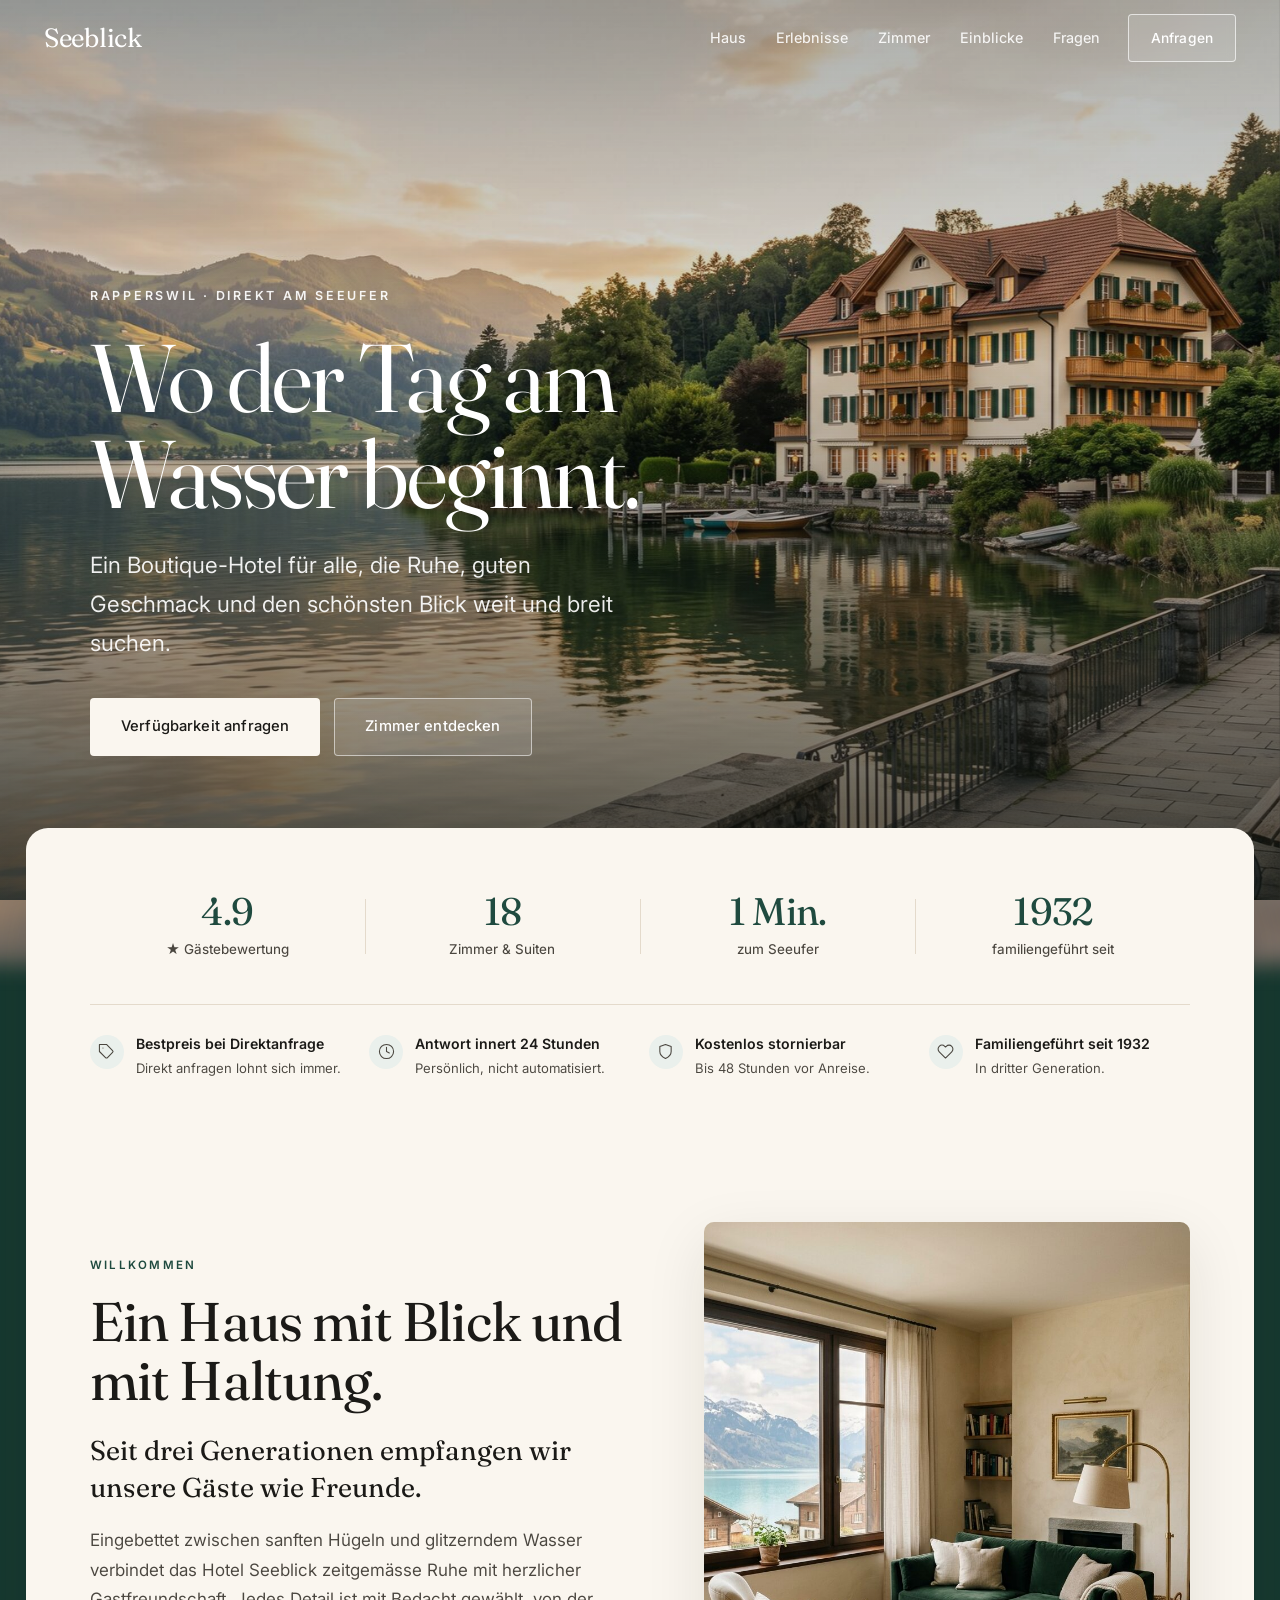
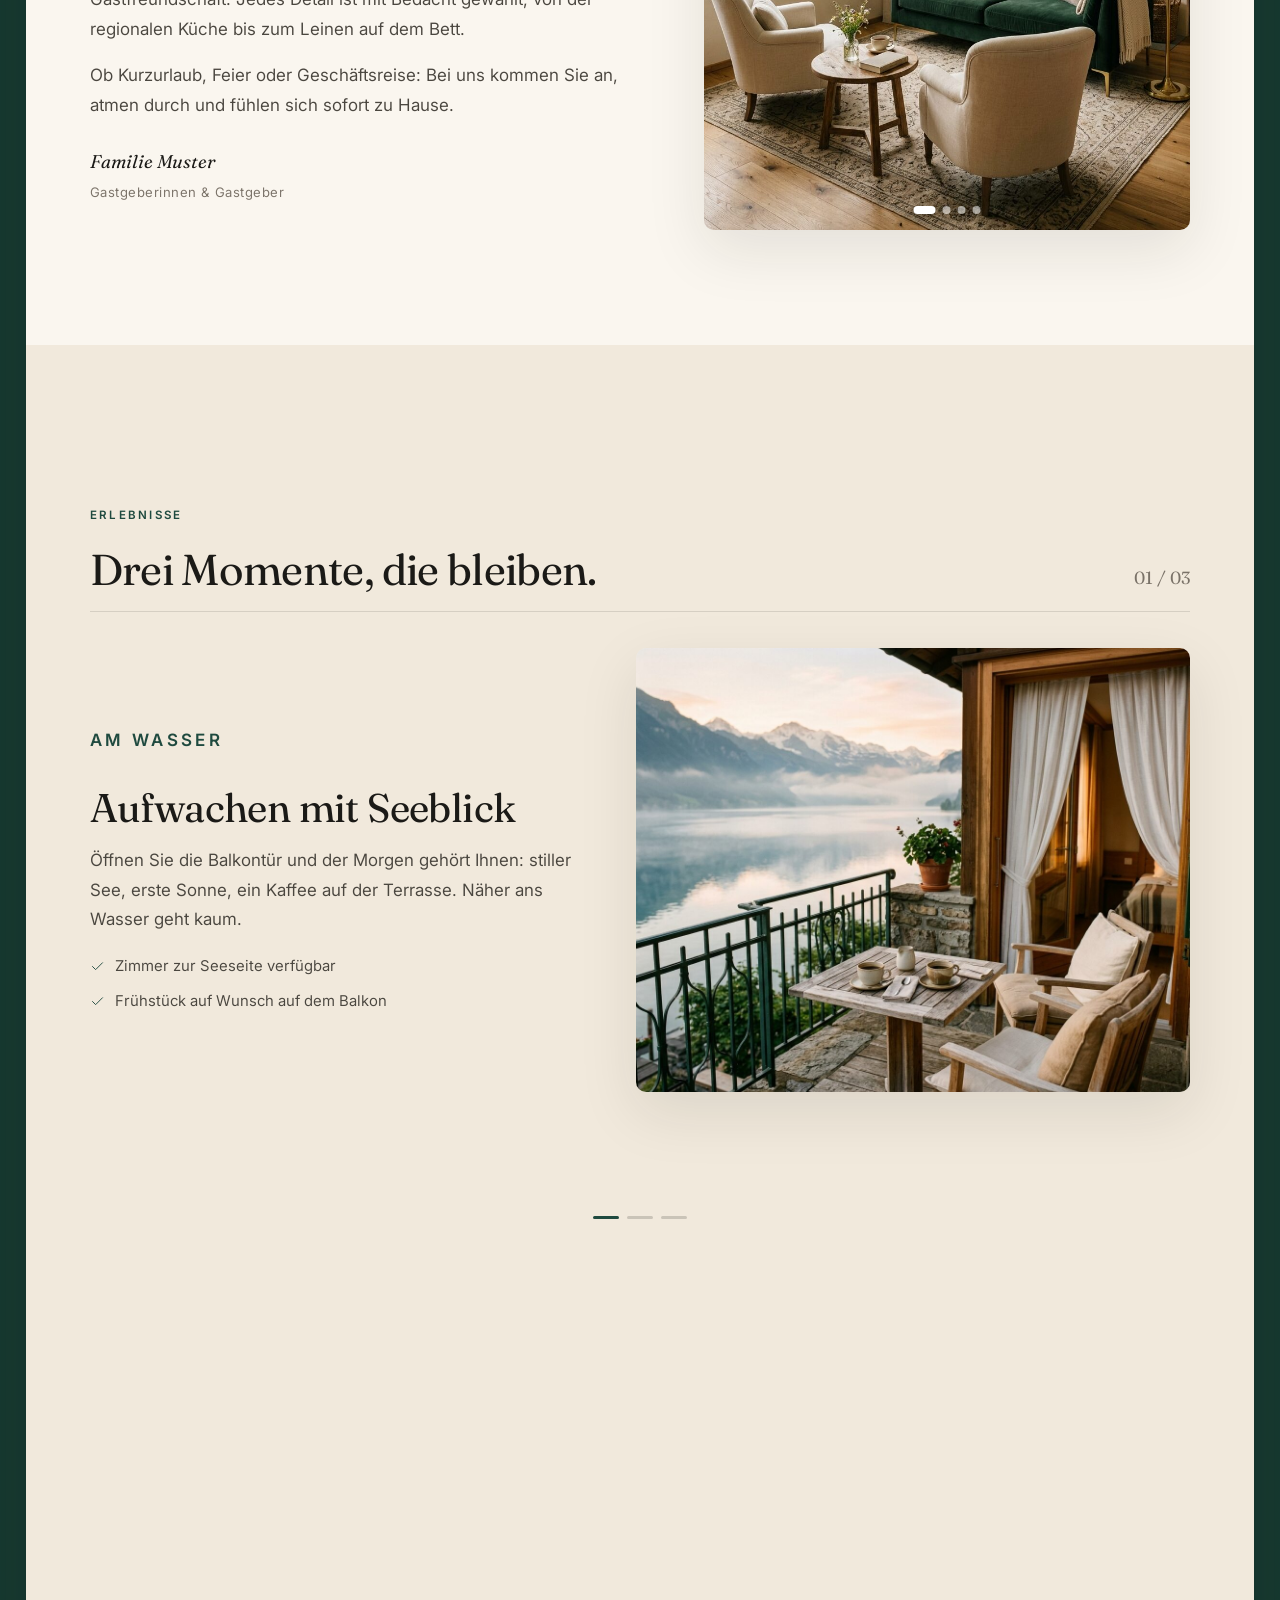
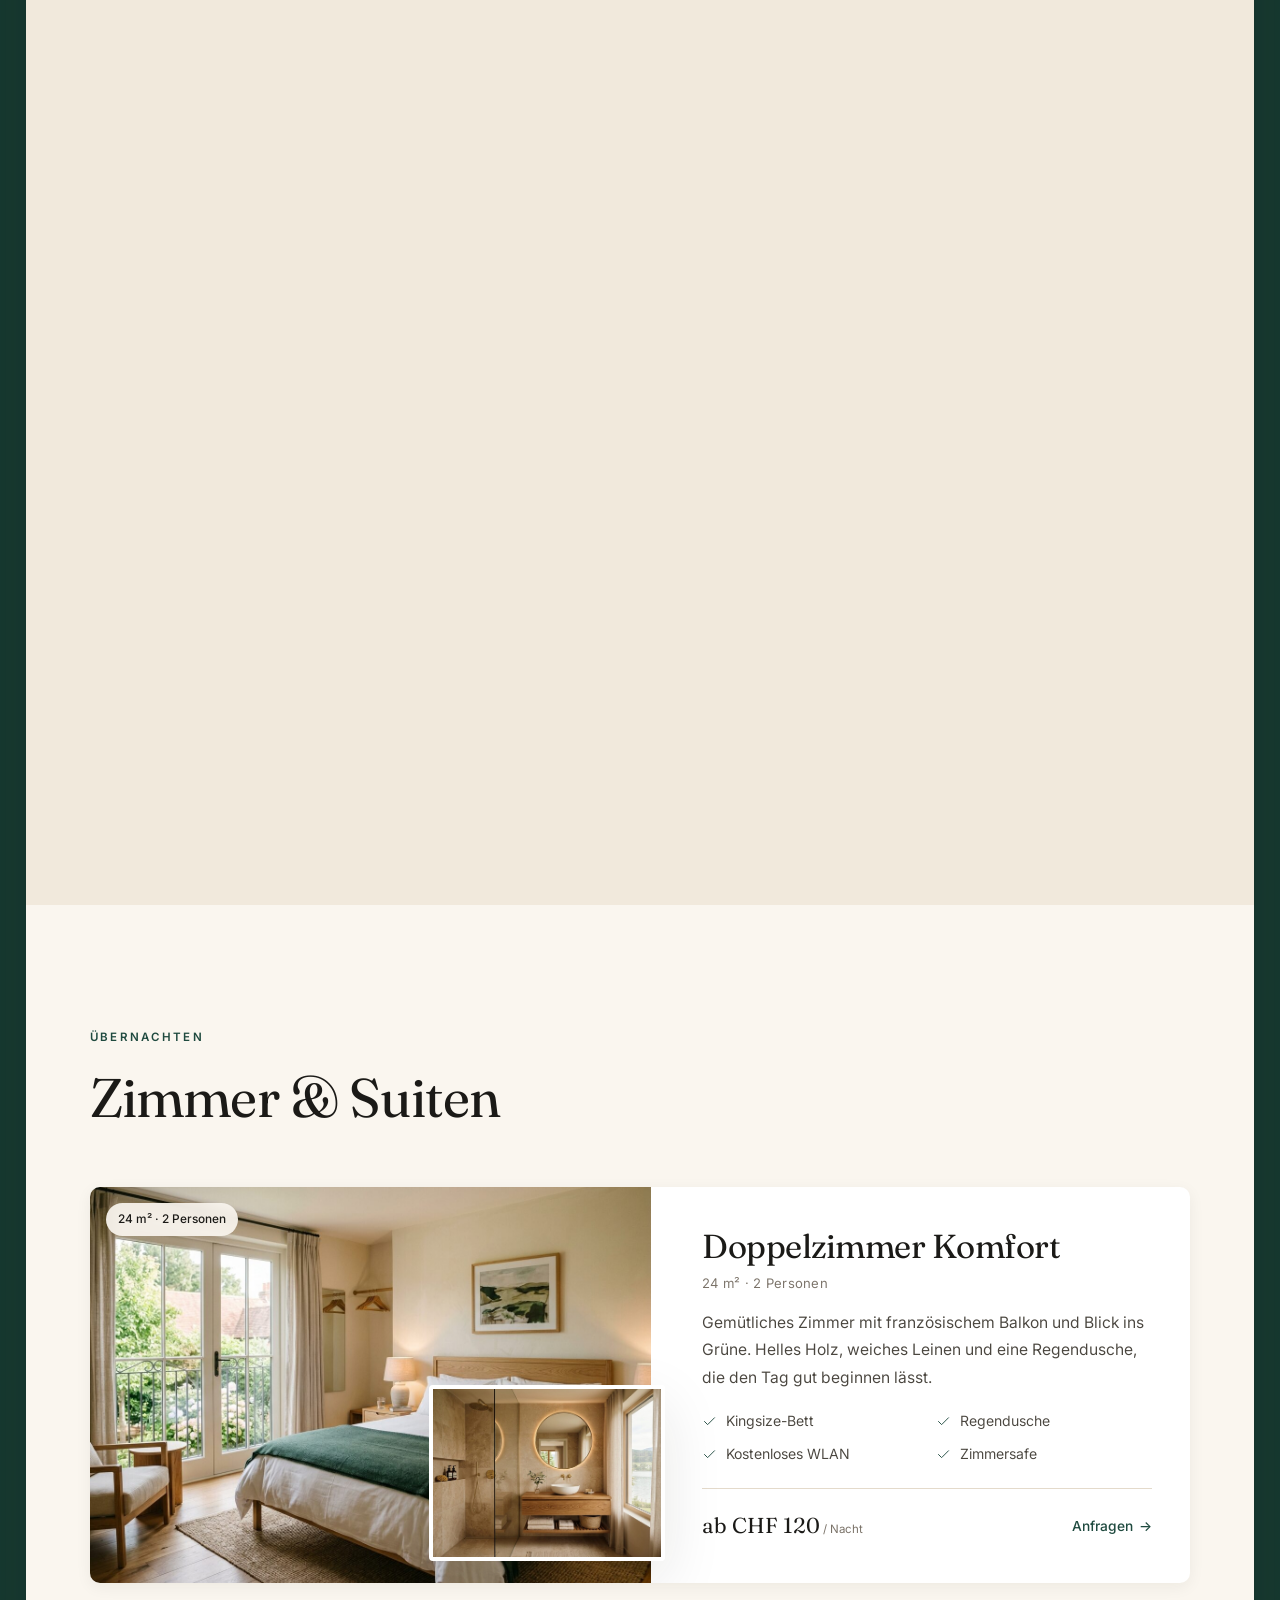
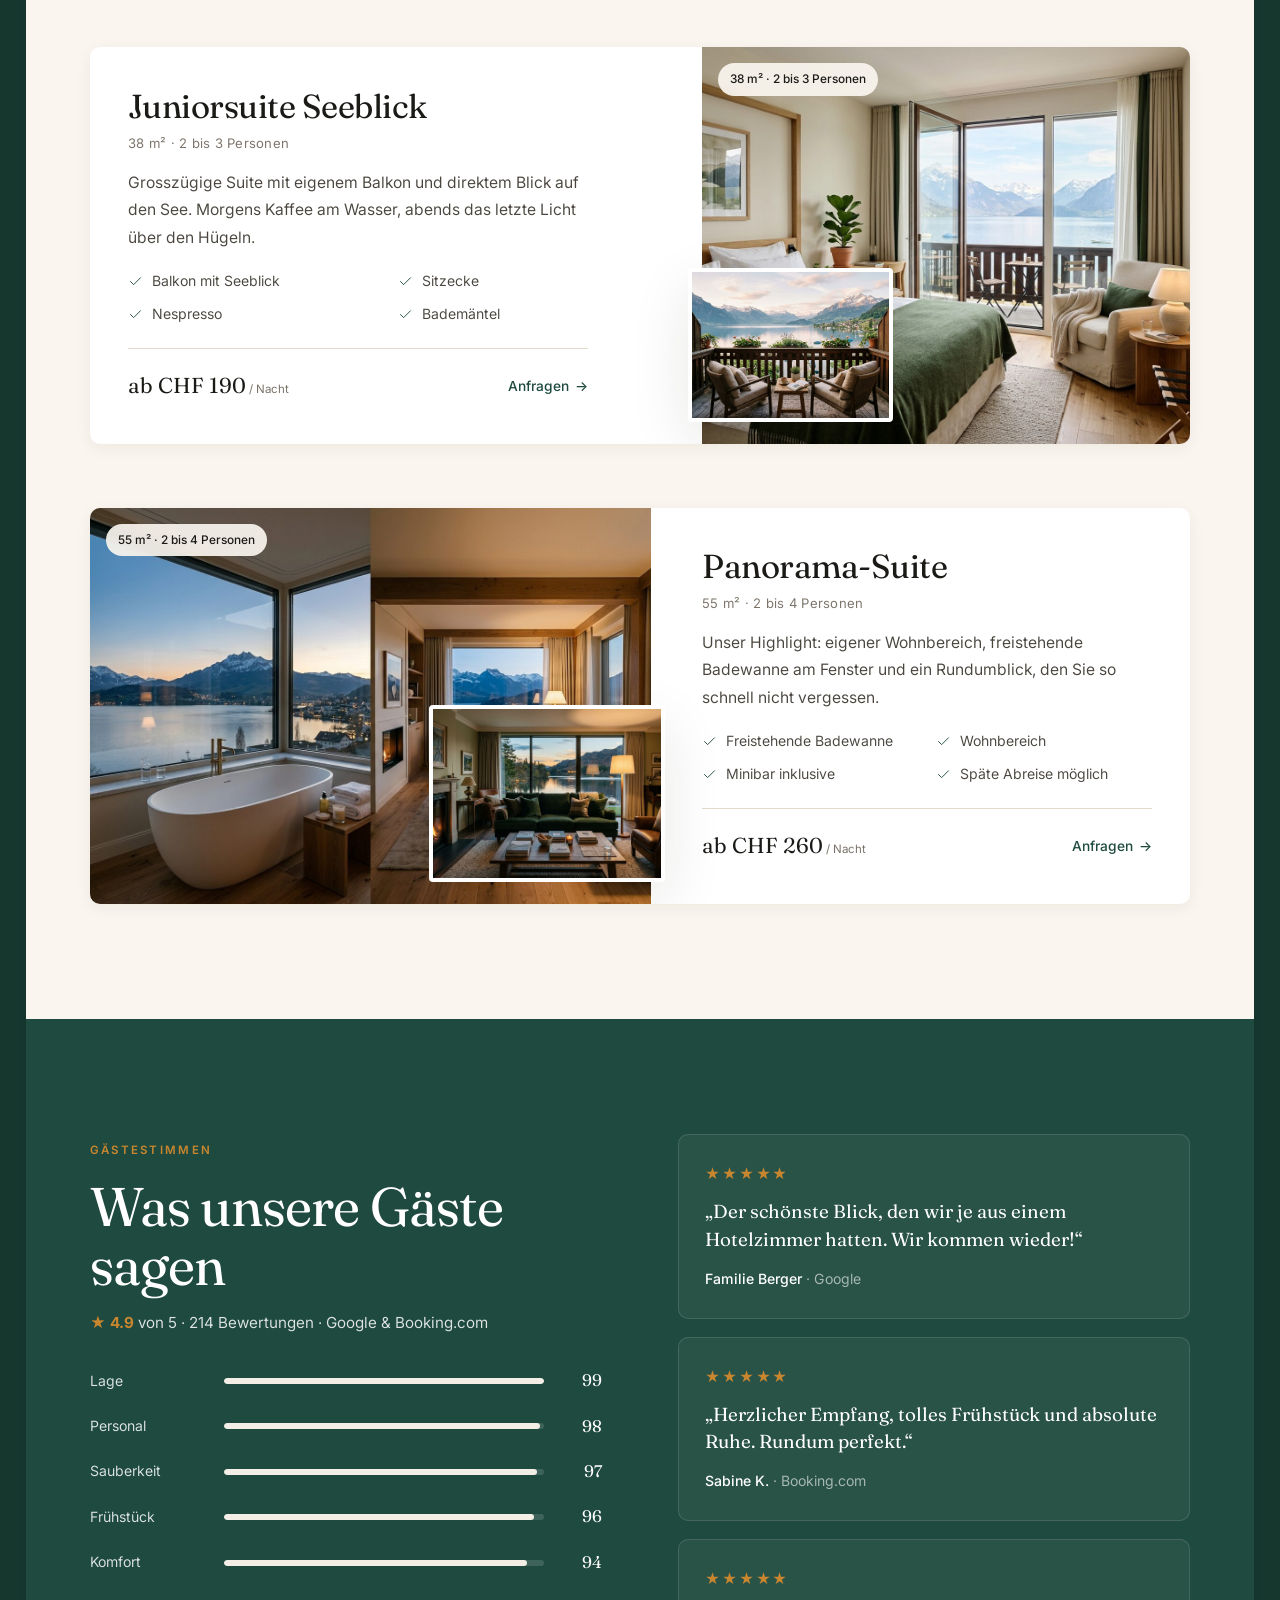
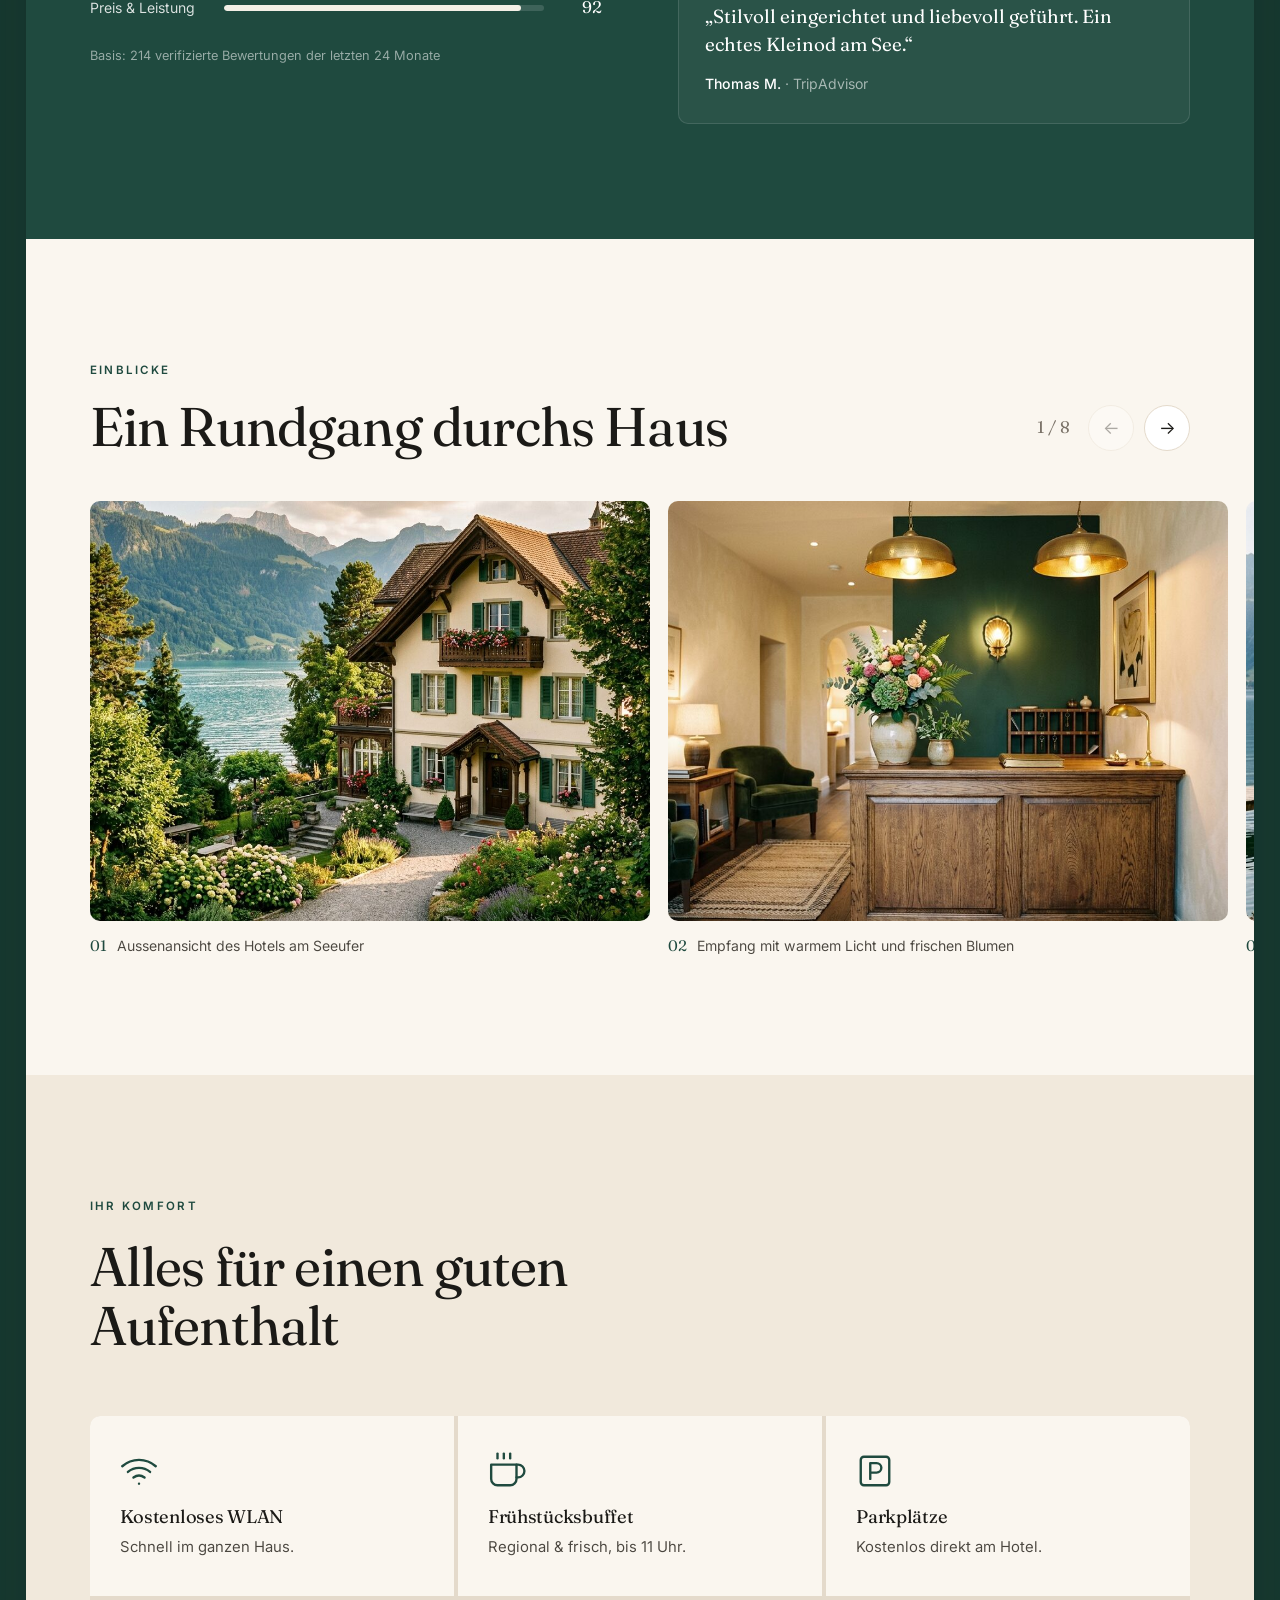
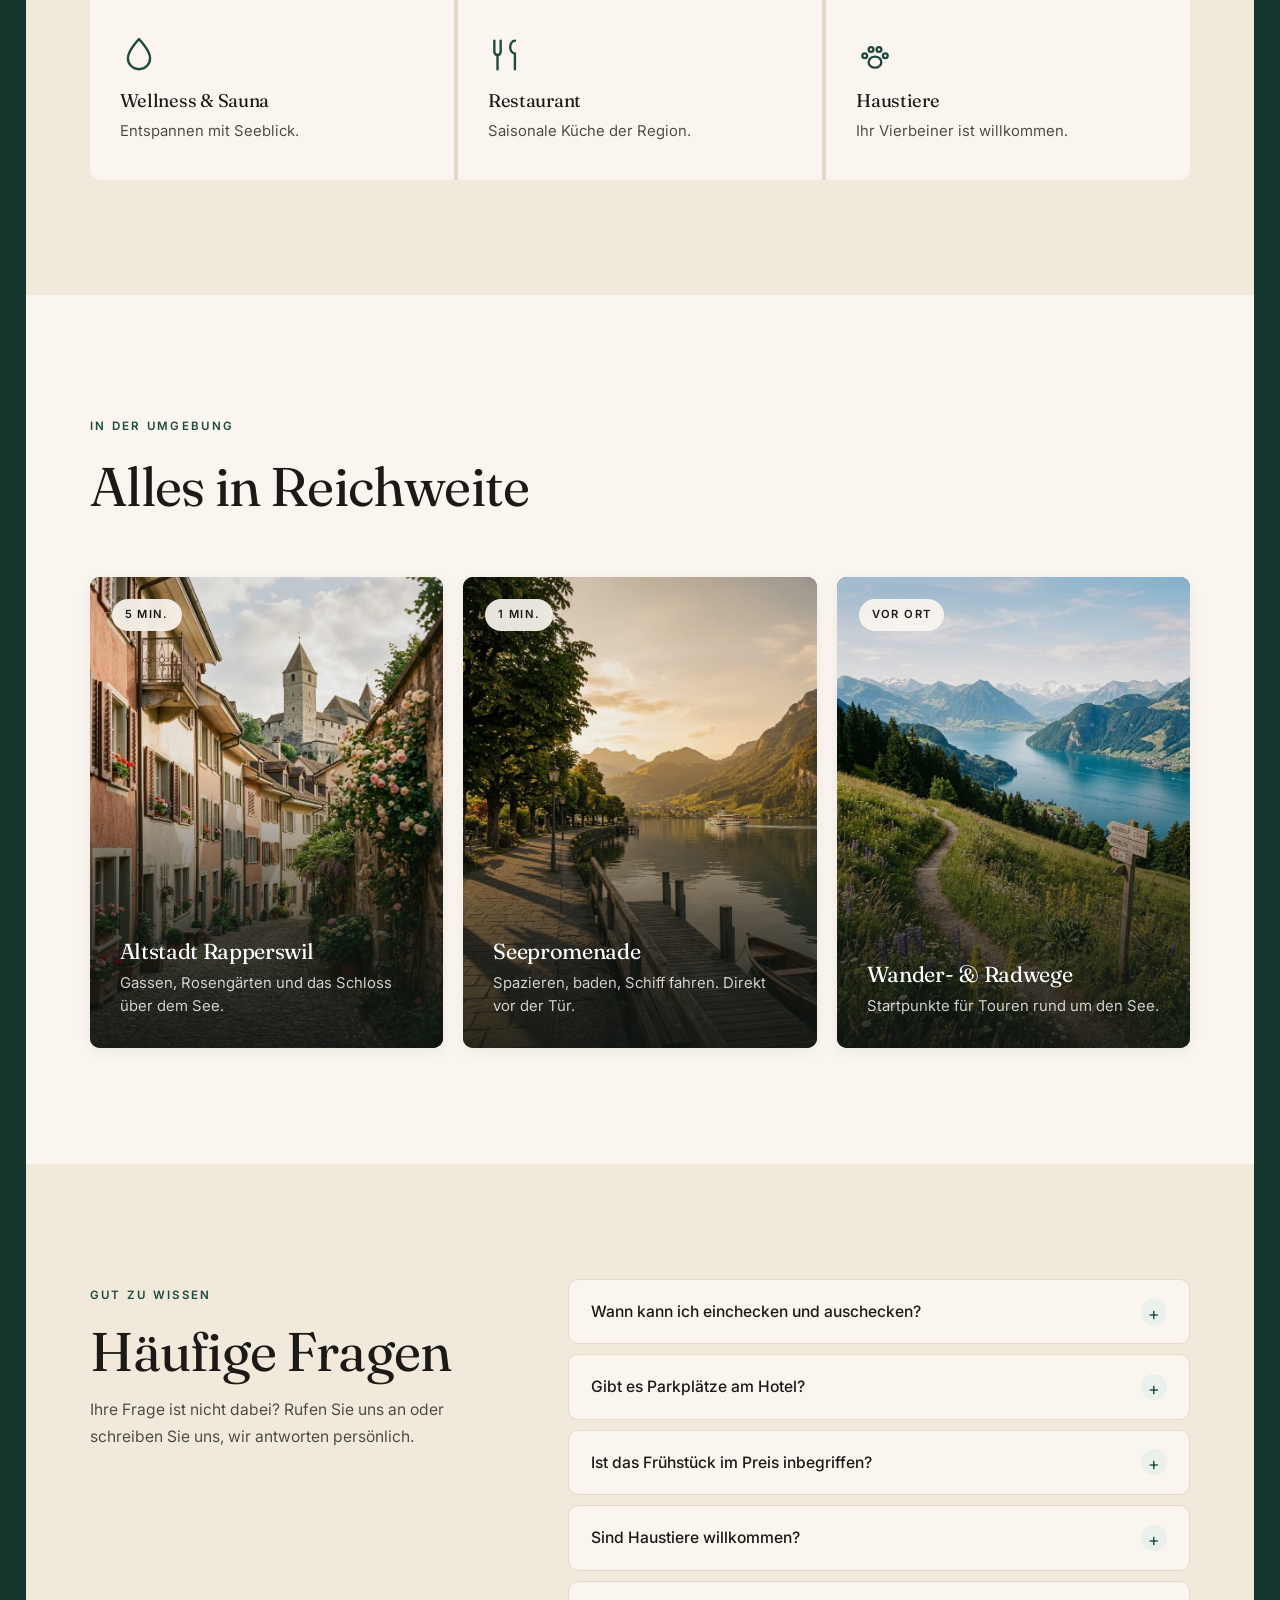
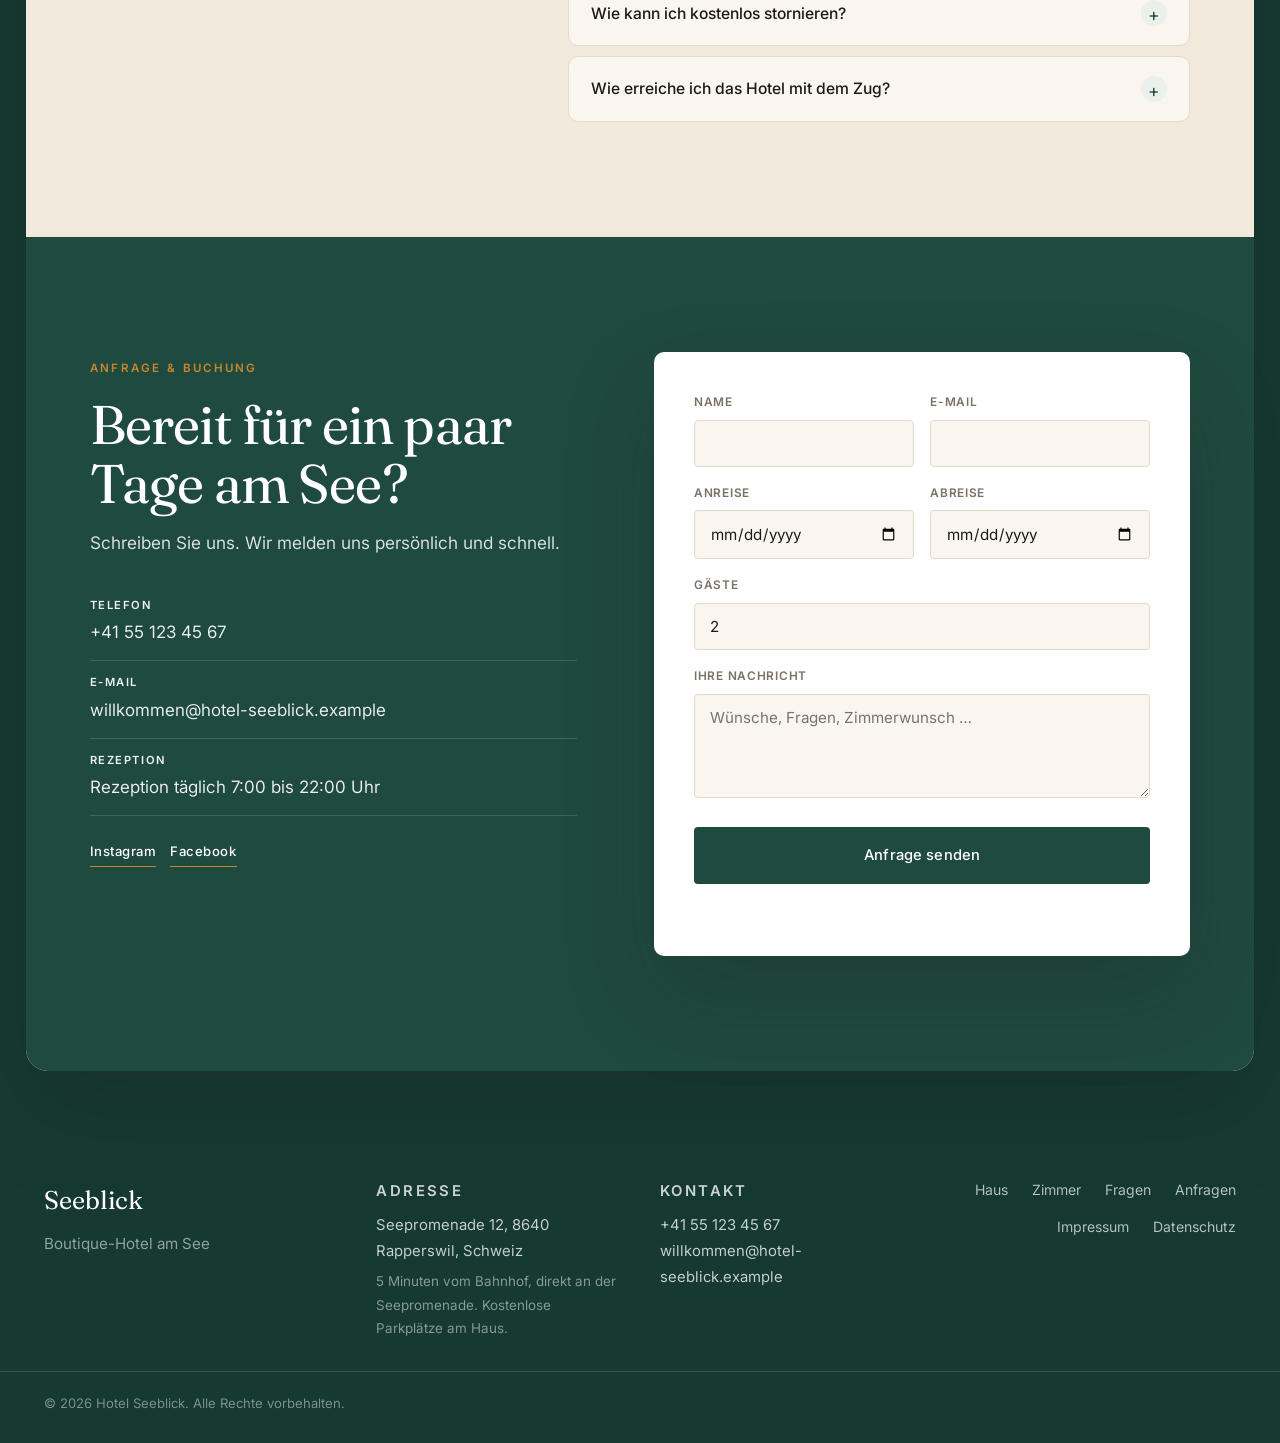
<file: index.html>
<!DOCTYPE html>
<html lang="de">
<head>
  <meta charset="UTF-8" />
  <meta name="viewport" content="width=device-width, initial-scale=1.0" />

  <title>Hotel Seeblick · Boutique-Hotel direkt am See</title>
  <meta name="description" content="Stilvoll übernachten direkt am Seeufer: moderne Zimmer, regionale Küche und ein Panoramablick, der bleibt." />
  <link rel="canonical" href="https://example.com/" />
  <meta name="theme-color" content="#1f4a3f" />

  <meta property="og:type" content="website" />
  <meta property="og:site_name" content="Hotel Seeblick" />
  <meta property="og:title" content="Hotel Seeblick · Boutique-Hotel am See" />
  <meta property="og:description" content="Moderne Zimmer, regionale Küche und der schönste Blick weit und breit." />
  <meta property="og:image" content="images/og-image.jpg" />
  <meta property="og:url" content="https://example.com/" />
  <meta name="twitter:card" content="summary_large_image" />

  <link rel="preconnect" href="https://fonts.googleapis.com" />
  <link rel="preconnect" href="https://fonts.gstatic.com" crossorigin />
  <link href="https://fonts.googleapis.com/css2?family=Fraunces:ital,opsz,wght@0,9..144,300..600;1,9..144,300..500&family=Inter:wght@300;400;500;600&display=swap" rel="stylesheet" />

  <link rel="icon" href="images/favicon.svg" type="image/svg+xml" />
  <link rel="stylesheet" href="css/style.css?v=8" />

  <script type="application/ld+json" id="ldHotel"></script>
  <script type="application/ld+json" id="ldFaq"></script>
</head>
<body>

  <!-- Fixes, weichgezeichnetes Hintergrundbild hinter dem "Papier" -->
  <div class="bg-fix" id="bgFix" aria-hidden="true"></div>

  <a href="#willkommen" class="skip-link">Zum Inhalt springen</a>

  <!-- ============ HEADER ============ -->
  <header class="site-header" id="header">
    <div class="container header-inner">
      <a href="#start" class="logo" id="logo">Seeblick</a>
      <nav class="main-nav" id="mainNav" aria-label="Hauptnavigation">
        <ul>
          <li><a href="#willkommen">Haus</a></li>
          <li><a href="#erlebnisse">Erlebnisse</a></li>
          <li><a href="#zimmer">Zimmer</a></li>
          <li><a href="#galerie">Einblicke</a></li>
          <li><a href="#faq">Fragen</a></li>
        </ul>
      </nav>
      <a href="#buchen" class="btn btn-primary btn-sm header-cta" id="headerCta">Anfragen</a>
      <button class="nav-toggle" id="navToggle" aria-label="Menü öffnen" aria-expanded="false" aria-controls="mainNav">
        <span></span><span></span><span></span>
      </button>
    </div>
  </header>

  <main id="main">

    <!-- ============ HERO (Vollbild, Headline faded beim Scrollen) ============ -->
    <section class="hero" id="start" aria-label="Willkommen">
      <div class="hero-media">
        <div class="hero-bg" id="heroBg"></div>
        <div class="hero-scrim"></div>
      </div>
      <div class="hero-inner" id="heroInner">
        <p class="hero-kicker reveal" id="heroKicker">Rapperswil · Direkt am Seeufer</p>
        <h1 class="hero-title reveal" id="heroTitle">Wo der Tag am Wasser beginnt.</h1>
        <p class="hero-sub reveal" id="heroSub">Ein Boutique-Hotel für alle, die Ruhe, guten Geschmack und den schönsten Blick suchen.</p>
        <div class="hero-actions reveal">
          <a href="#buchen" class="btn btn-primary" id="heroCta1">Verfügbarkeit anfragen</a>
          <a href="#zimmer" class="btn btn-ghost" id="heroCta2">Zimmer entdecken</a>
        </div>
      </div>
      <a href="#willkommen" class="hero-scroll" aria-label="Weiter nach unten"><span></span></a>
    </section>

    <!-- ============ DAS "PAPIER" ============ -->
    <div class="sheet">

      <!-- Kennzahlen + Vertrauen -->
      <section class="sheet-top" aria-label="Auf einen Blick">
        <div class="sheet-pad">
          <div class="stats-inner" id="statsInner"></div>
          <div class="trust-strip" id="trustStrip"></div>
        </div>
      </section>

      <!-- Über uns -->
      <section class="section about" id="willkommen" aria-labelledby="aboutTitle">
        <div class="sheet-pad about-grid">
          <div class="about-text">
            <p class="kicker reveal" id="aboutKicker">Willkommen</p>
            <h2 class="reveal" id="aboutTitle">Ein Haus mit Blick und mit Haltung.</h2>
            <p class="lead reveal" id="aboutLead"></p>
            <div class="about-body reveal" id="aboutBody"></div>
            <p class="signature reveal" id="aboutSignature"></p>
          </div>
          <figure class="about-media reveal" id="aboutMedia"></figure>
        </div>
      </section>

      <!-- Erlebnisse: gepinnte Scroll-Kapitel -->
      <section class="exp-scroll" id="erlebnisse" aria-label="Erlebnisse">
        <div class="exp-pin">
          <div class="sheet-pad exp-inner">
            <div class="exp-head">
              <div>
                <p class="kicker" id="expKicker">Erlebnisse</p>
                <h2 id="expTitle">Drei Momente, die bleiben.</h2>
              </div>
              <span class="exp-count" id="expCount" aria-hidden="true">01 / 03</span>
            </div>
            <div class="exp-grid">
              <div class="exp-texts" id="expTexts"></div>
              <div class="exp-visuals" id="expVisuals"></div>
            </div>
          </div>
          <div class="exp-progress" id="expProgress" aria-hidden="true"></div>
        </div>
      </section>

      <!-- Zimmer: grosse Panels mit Zweitbild -->
      <section class="section rooms" id="zimmer" aria-labelledby="roomsTitle">
        <div class="sheet-pad">
          <div class="section-head reveal">
            <p class="kicker">Übernachten</p>
            <h2 id="roomsTitle">Zimmer &amp; Suiten</h2>
          </div>
          <div class="rooms-list" id="roomsList"></div>
        </div>
      </section>

      <!-- Bewertungen: Diagramm + Stimmen (dunkle Sektion) -->
      <section class="section reviews" id="bewertungen" aria-labelledby="revTitle">
        <div class="sheet-pad">
          <div class="reviews-grid">
            <div class="reviews-chart reveal">
              <p class="kicker kicker-invert">Gästestimmen</p>
              <h2 id="revTitle">Was unsere Gäste sagen</h2>
              <p class="rating-badge" id="ratingBadge"></p>
              <div class="chart" id="ratingChart" role="img" aria-label="Bewertungen nach Kategorie auf einer Skala von 0 bis 99"></div>
              <p class="chart-note" id="chartNote"></p>
            </div>
            <div class="reviews-quotes" id="testimonialsGrid"></div>
          </div>
        </div>
      </section>

      <!-- Galerie / Einblicke: manuelles Karussell -->
      <section class="section gallery" id="galerie" aria-labelledby="galTitle">
        <div class="sheet-pad">
          <div class="gallery-head reveal">
            <div>
              <p class="kicker">Einblicke</p>
              <h2 id="galTitle">Ein Rundgang durchs Haus</h2>
            </div>
            <div class="car-ui">
              <span class="car-count" id="carCount">1 / 8</span>
              <button class="car-btn" id="carPrev" aria-label="Vorheriges Bild">←</button>
              <button class="car-btn" id="carNext" aria-label="Nächstes Bild">→</button>
            </div>
          </div>
          <div class="car-track reveal" id="carTrack" aria-label="Bildergalerie" tabindex="0"></div>
        </div>
      </section>

      <!-- Ausstattung -->
      <section class="section amenities" id="ausstattung" aria-labelledby="amenTitle">
        <div class="sheet-pad">
          <div class="section-head reveal">
            <p class="kicker">Ihr Komfort</p>
            <h2 id="amenTitle">Alles für einen guten Aufenthalt</h2>
          </div>
          <div class="amenities-grid" id="amenitiesGrid"></div>
        </div>
      </section>

      <!-- Umgebung -->
      <section class="section nearby" id="umgebung" aria-labelledby="nearTitle">
        <div class="sheet-pad">
          <div class="section-head reveal">
            <p class="kicker">In der Umgebung</p>
            <h2 id="nearTitle">Alles in Reichweite</h2>
          </div>
          <div class="nearby-grid" id="nearbyGrid"></div>
        </div>
      </section>

      <!-- FAQ -->
      <section class="section faq" id="faq" aria-labelledby="faqTitle">
        <div class="sheet-pad faq-grid">
          <div class="faq-intro reveal">
            <p class="kicker">Gut zu wissen</p>
            <h2 id="faqTitle">Häufige Fragen</h2>
            <p class="faq-lead">Ihre Frage ist nicht dabei? Rufen Sie uns an oder schreiben Sie uns, wir antworten persönlich.</p>
          </div>
          <div class="faq-list" id="faqList"></div>
        </div>
      </section>

      <!-- Buchung -->
      <section class="section booking" id="buchen" aria-labelledby="bookTitle">
        <div class="sheet-pad booking-grid">
          <div class="booking-intro reveal">
            <p class="kicker kicker-invert">Anfrage &amp; Buchung</p>
            <h2 id="bookTitle">Bereit für ein paar Tage am See?</h2>
            <p class="booking-lead">Schreiben Sie uns. Wir melden uns persönlich und schnell.</p>
            <ul class="contact-list" id="contactList"></ul>
            <div class="contact-social" id="contactSocial"></div>
          </div>
          <form class="booking-form reveal" id="contactForm" novalidate>
            <div class="form-row">
              <label>Name
                <input type="text" name="name" autocomplete="name" required />
              </label>
              <label>E-Mail
                <input type="email" name="email" autocomplete="email" required />
              </label>
            </div>
            <div class="form-row">
              <label>Anreise
                <input type="date" name="anreise" />
              </label>
              <label>Abreise
                <input type="date" name="abreise" />
              </label>
            </div>
            <label>Gäste
              <input type="number" name="gaeste" min="1" max="12" value="2" />
            </label>
            <label>Ihre Nachricht
              <textarea name="nachricht" rows="4" placeholder="Wünsche, Fragen, Zimmerwunsch …"></textarea>
            </label>
            <button type="submit" class="btn btn-primary btn-block" id="formSubmit">Anfrage senden</button>
            <p class="form-status" id="formStatus" role="status" aria-live="polite"></p>
          </form>
        </div>
      </section>

    </div><!-- /sheet -->
  </main>

  <!-- ============ FOOTER ============ -->
  <footer class="site-footer">
    <div class="container footer-inner">
      <div class="footer-brand">
        <span class="footer-logo" id="footerLogo">Seeblick</span>
        <p id="footerTagline"></p>
      </div>
      <div class="footer-contact">
        <p class="footer-label">Adresse</p>
        <p id="footerAddress"></p>
        <p id="footerDirections" class="footer-directions"></p>
      </div>
      <div class="footer-contact">
        <p class="footer-label">Kontakt</p>
        <p id="footerPhone"></p>
        <p id="footerEmail"></p>
      </div>
      <nav class="footer-nav" aria-label="Footer-Navigation">
        <a href="#willkommen">Haus</a>
        <a href="#zimmer">Zimmer</a>
        <a href="#faq">Fragen</a>
        <a href="#buchen">Anfragen</a>
        <a href="impressum.html">Impressum</a>
        <a href="datenschutz.html">Datenschutz</a>
      </nav>
    </div>
    <div class="container footer-copy">
      © <span id="footerYear"></span> <span id="footerName">Hotel Seeblick</span>. Alle Rechte vorbehalten.
    </div>
  </footer>

  <!-- Mobile Buchungsleiste -->
  <div class="mobile-cta" id="mobileCta">
    <span class="mobile-cta-price" id="mobileCtaPrice"></span>
    <a href="#buchen" class="btn btn-primary btn-sm">Anfragen</a>
  </div>

  <!-- Lightbox -->
  <div class="lightbox" id="lightbox" aria-hidden="true">
    <button class="lightbox-close" id="lightboxClose" aria-label="Schließen">×</button>
    <button class="lightbox-nav lightbox-prev" id="lightboxPrev" aria-label="Vorheriges Bild">‹</button>
    <img class="lightbox-img" id="lightboxImg" alt="" />
    <button class="lightbox-nav lightbox-next" id="lightboxNext" aria-label="Nächstes Bild">›</button>
  </div>

  <script src="js/content.js?v=8"></script>
  <script src="js/main.js?v=8"></script>
</body>
</html>
</file>
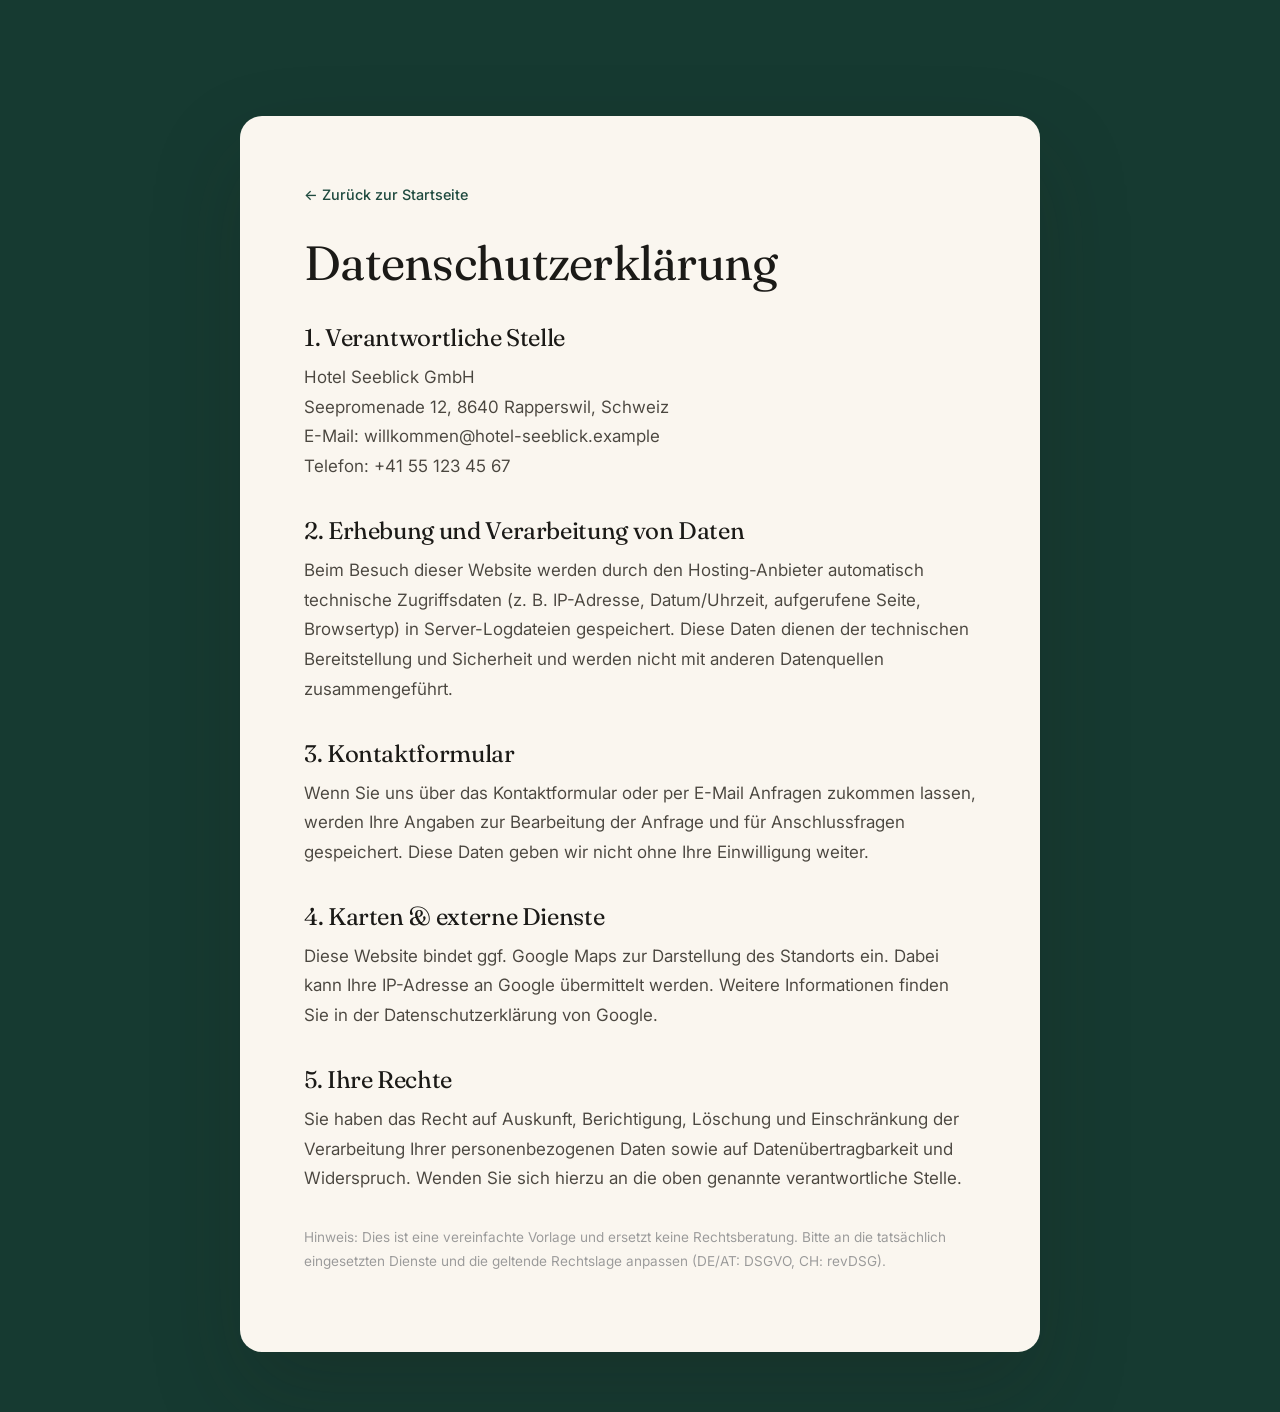
<file: datenschutz.html>
<!DOCTYPE html>
<html lang="de">
<head>
  <meta charset="UTF-8" />
  <meta name="viewport" content="width=device-width, initial-scale=1.0" />
  <title>Datenschutz</title>
  <meta name="robots" content="noindex" />
  <link rel="preconnect" href="https://fonts.googleapis.com" />
  <link rel="preconnect" href="https://fonts.gstatic.com" crossorigin />
  <link href="https://fonts.googleapis.com/css2?family=Fraunces:ital,opsz,wght@0,9..144,300..600;1,9..144,300..500&family=Inter:wght@300;400;500;600&display=swap" rel="stylesheet" />
  <link rel="icon" href="images/favicon.svg" type="image/svg+xml" />
  <link rel="stylesheet" href="css/style.css?v=4" />
</head>
<body>
  <main class="legal-page">
    <a href="index.html" class="legal-back">← Zurück zur Startseite</a>
    <h1>Datenschutzerklärung</h1>

    <h2>1. Verantwortliche Stelle</h2>
    <p id="dsResponsible"></p>

    <h2>2. Erhebung und Verarbeitung von Daten</h2>
    <p>Beim Besuch dieser Website werden durch den Hosting-Anbieter automatisch technische
       Zugriffsdaten (z. B. IP-Adresse, Datum/Uhrzeit, aufgerufene Seite, Browsertyp)
       in Server-Logdateien gespeichert. Diese Daten dienen der technischen Bereitstellung
       und Sicherheit und werden nicht mit anderen Datenquellen zusammengeführt.</p>

    <h2>3. Kontaktformular</h2>
    <p>Wenn Sie uns über das Kontaktformular oder per E-Mail Anfragen zukommen lassen,
       werden Ihre Angaben zur Bearbeitung der Anfrage und für Anschlussfragen gespeichert.
       Diese Daten geben wir nicht ohne Ihre Einwilligung weiter.</p>

    <h2>4. Karten &amp; externe Dienste</h2>
    <p>Diese Website bindet ggf. Google Maps zur Darstellung des Standorts ein. Dabei kann
       Ihre IP-Adresse an Google übermittelt werden. Weitere Informationen finden Sie in der
       Datenschutzerklärung von Google.</p>

    <h2>5. Ihre Rechte</h2>
    <p>Sie haben das Recht auf Auskunft, Berichtigung, Löschung und Einschränkung der
       Verarbeitung Ihrer personenbezogenen Daten sowie auf Datenübertragbarkeit und
       Widerspruch. Wenden Sie sich hierzu an die oben genannte verantwortliche Stelle.</p>

    <p style="margin-top:32px;font-size:.85rem;color:#999">
      Hinweis: Dies ist eine vereinfachte Vorlage und ersetzt keine Rechtsberatung. Bitte an
      die tatsächlich eingesetzten Dienste und die geltende Rechtslage anpassen
      (DE/AT: DSGVO, CH: revDSG).
    </p>
  </main>

  <script src="js/content.js?v=4"></script>
  <script>
    (function () {
      var H = window.HOTEL || {}, L = H.legal || {}, C = H.contact || {}, T = H.theme || {};
      var r = document.documentElement.style;
      if (T.colorInk)        r.setProperty("--color-ink", T.colorInk);
      if (T.colorBg)         r.setProperty("--color-bg", T.colorBg);
      if (T.colorSand)       r.setProperty("--color-sand", T.colorSand);
      if (T.colorSurface)    r.setProperty("--color-surface", T.colorSurface);
      if (T.colorAccent)     r.setProperty("--color-accent", T.colorAccent);
      if (T.colorAccentDark) r.setProperty("--color-accent-dark", T.colorAccentDark);
      if (T.fontDisplay)     r.setProperty("--font-display", T.fontDisplay);
      if (T.fontBody)        r.setProperty("--font-body", T.fontBody);

      var parts = [];
      if (L.company) parts.push(L.company);
      if (L.addressLines) parts.push(L.addressLines.join(", "));
      if (L.email || C.email) parts.push("E-Mail: " + (L.email || C.email));
      if (L.phone || C.phone) parts.push("Telefon: " + (L.phone || C.phone));
      var n = document.getElementById("dsResponsible");
      if (n) n.innerHTML = parts.join("<br>");
    })();
  </script>
</body>
</html>
</file>
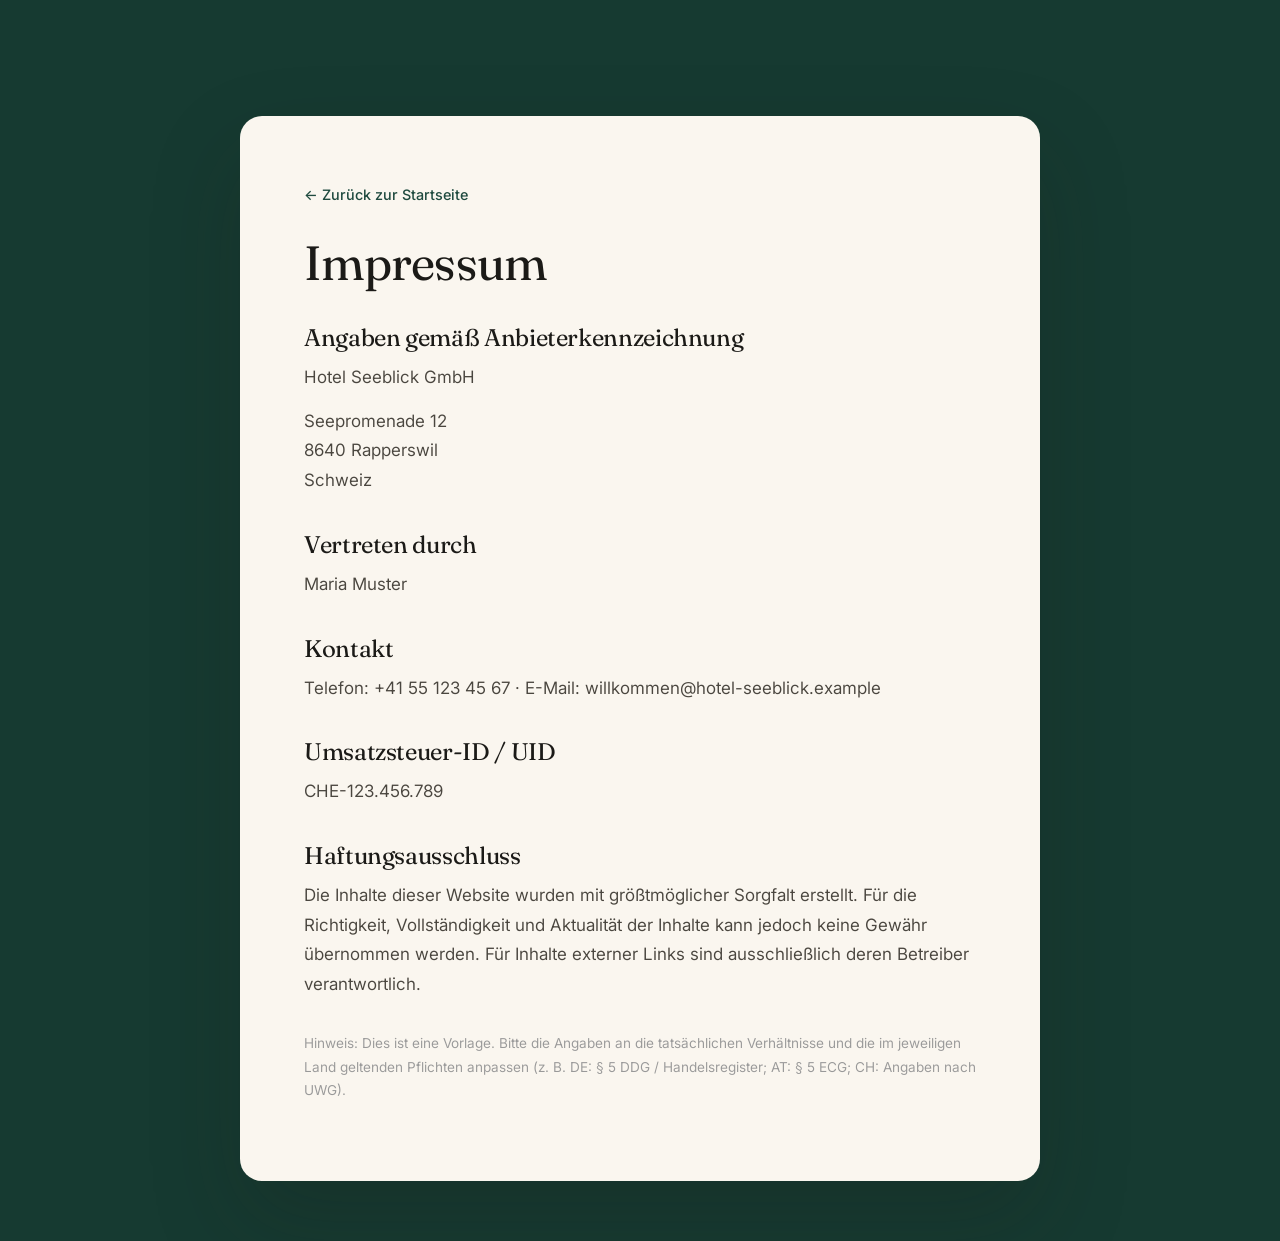
<file: impressum.html>
<!DOCTYPE html>
<html lang="de">
<head>
  <meta charset="UTF-8" />
  <meta name="viewport" content="width=device-width, initial-scale=1.0" />
  <title>Impressum</title>
  <meta name="robots" content="noindex" />
  <link rel="preconnect" href="https://fonts.googleapis.com" />
  <link rel="preconnect" href="https://fonts.gstatic.com" crossorigin />
  <link href="https://fonts.googleapis.com/css2?family=Fraunces:ital,opsz,wght@0,9..144,300..600;1,9..144,300..500&family=Inter:wght@300;400;500;600&display=swap" rel="stylesheet" />
  <link rel="icon" href="images/favicon.svg" type="image/svg+xml" />
  <link rel="stylesheet" href="css/style.css?v=4" />
</head>
<body>
  <main class="legal-page">
    <a href="index.html" class="legal-back">← Zurück zur Startseite</a>
    <h1>Impressum</h1>

    <h2>Angaben gemäß Anbieterkennzeichnung</h2>
    <p id="legalCompany"></p>
    <address id="legalAddress"></address>

    <h2>Vertreten durch</h2>
    <p id="legalOwner"></p>

    <h2>Kontakt</h2>
    <p id="legalContact"></p>

    <h2>Umsatzsteuer-ID / UID</h2>
    <p id="legalVat"></p>

    <h2>Haftungsausschluss</h2>
    <p>Die Inhalte dieser Website wurden mit größtmöglicher Sorgfalt erstellt. Für die
       Richtigkeit, Vollständigkeit und Aktualität der Inhalte kann jedoch keine Gewähr
       übernommen werden. Für Inhalte externer Links sind ausschließlich deren Betreiber
       verantwortlich.</p>

    <p style="margin-top:32px;font-size:.85rem;color:#999">
      Hinweis: Dies ist eine Vorlage. Bitte die Angaben an die tatsächlichen Verhältnisse
      und die im jeweiligen Land geltenden Pflichten anpassen (z. B. DE: § 5 DDG /
      Handelsregister; AT: § 5 ECG; CH: Angaben nach UWG).
    </p>
  </main>

  <script src="js/content.js?v=4"></script>
  <script>
    (function () {
      var H = window.HOTEL || {}, L = H.legal || {}, C = H.contact || {}, T = H.theme || {};
      var r = document.documentElement.style;
      if (T.colorInk)        r.setProperty("--color-ink", T.colorInk);
      if (T.colorBg)         r.setProperty("--color-bg", T.colorBg);
      if (T.colorSand)       r.setProperty("--color-sand", T.colorSand);
      if (T.colorSurface)    r.setProperty("--color-surface", T.colorSurface);
      if (T.colorAccent)     r.setProperty("--color-accent", T.colorAccent);
      if (T.colorAccentDark) r.setProperty("--color-accent-dark", T.colorAccentDark);
      if (T.fontDisplay)     r.setProperty("--font-display", T.fontDisplay);
      if (T.fontBody)        r.setProperty("--font-body", T.fontBody);

      function set(id, val) { var n = document.getElementById(id); if (n && val) n.textContent = val; }
      set("legalCompany", L.company);
      var addr = document.getElementById("legalAddress");
      if (addr && L.addressLines) addr.innerHTML = L.addressLines.join("<br>");
      set("legalOwner", L.owner);
      var contact = [];
      if (L.phone || C.phone) contact.push("Telefon: " + (L.phone || C.phone));
      if (L.email || C.email) contact.push("E-Mail: " + (L.email || C.email));
      set("legalContact", contact.join("  ·  "));
      set("legalVat", L.vatId || "—");
    })();
  </script>
</body>
</html>
</file>
<file: css/style.css>
/* =============================================================================
   HOTEL-WEBSITE · DESIGN-SYSTEM  ·  „Editorial Paper · See & Natur"
   -----------------------------------------------------------------------------
   Konzept: Vollbild-Hero, danach schwebt der Inhalt als "Papier" (Sheet) über
   einem fixen, weichgezeichneten Hintergrundbild. Farben/Fonts kommen aus den
   Tokens in :root und werden von js/content.js (theme) pro Hotel überschrieben.
   ============================================================================= */

:root {
  --color-ink:         #1b1a17;
  --color-bg:          #faf6ef;
  --color-sand:        #f1e9dc;
  --color-surface:     #ffffff;
  --color-accent:      #1f4a3f;
  --color-accent-dark: #163a31;
  --font-display: 'Fraunces', 'Cormorant Garamond', Georgia, serif;
  --font-body:    'Inter', system-ui, -apple-system, sans-serif;

  --ink-soft:   #4a463f;
  --muted:      #7a7268;
  --line:       #e4dacb;
  --accent-tint:#eaf0ec;
  --star:       #c8862f;
  --on-accent:  #f3efe6;

  --sheet-w: 1240px;
  --pad: clamp(22px, 5vw, 72px);
  --r-sm: 4px;
  --r: 10px;
  --r-lg: 22px;
  --shadow-sm: 0 4px 16px rgba(27, 26, 23, .06);
  --shadow:    0 20px 60px rgba(27, 26, 23, .10);
  --shadow-lg: 0 40px 90px rgba(27, 26, 23, .22);
  --ease: cubic-bezier(.22, .61, .36, 1);
  --ease-out: cubic-bezier(.16, 1, .3, 1);
  --header-h: 76px;
}

/* --- Base ---------------------------------------------------------------- */
* { box-sizing: border-box; margin: 0; padding: 0; }
html { -webkit-text-size-adjust: 100%; scroll-behavior: smooth; scroll-padding-top: var(--header-h); }
body {
  font-family: var(--font-body);
  color: var(--color-ink);
  background: var(--color-accent-dark);
  line-height: 1.75;
  font-weight: 380;
  font-size: 17px;
  /* overflow-x: clip statt hidden! hidden würde in manchen Browsern einen
     Scroll-Container erzeugen und position:sticky (Erlebnis-Pinning) brechen. */
  overflow-x: clip;
  -webkit-font-smoothing: antialiased;
  text-rendering: optimizeLegibility;
}
img { max-width: 100%; display: block; }
a { color: inherit; text-decoration: none; }
button { font: inherit; }

h1, h2, h3 {
  font-family: var(--font-display);
  font-weight: 400;
  line-height: 1.08;
  letter-spacing: -0.015em;
  color: var(--color-ink);
  font-optical-sizing: auto;
}
h2 { font-size: clamp(2.1rem, 4.4vw, 3.4rem); }
h3 { font-size: 1.4rem; line-height: 1.2; }
p { color: var(--ink-soft); }

.container { width: 100%; max-width: 1280px; margin-inline: auto; padding-inline: clamp(20px, 4vw, 44px); }

::selection { background: var(--color-accent); color: #fff; }
:focus-visible { outline: 2px solid var(--color-accent); outline-offset: 3px; border-radius: 2px; }

.skip-link {
  position: fixed; top: -60px; left: 12px; z-index: 300;
  background: var(--color-accent); color: #fff; padding: 10px 18px; border-radius: var(--r-sm);
  transition: top .2s;
}
.skip-link:focus { top: 12px; }

/* --- Fixes Hintergrundbild ("Papier"-Konzept) ----------------------------- */
.bg-fix {
  position: fixed; inset: -4%; z-index: -2;
  background-size: cover; background-position: center;
  background-color: var(--color-accent-dark);
  filter: blur(10px) brightness(.72) saturate(.9);
  transform: scale(1.06);
}

/* --- Kicker ---------------------------------------------------------------- */
.kicker {
  display: inline-block;
  font-family: var(--font-body);
  text-transform: uppercase; letter-spacing: .2em; font-size: .72rem; font-weight: 600;
  color: var(--color-accent); margin-bottom: 18px;
}
.kicker-invert { color: var(--star); }

/* --- Sheet ("A4-Papier") ----------------------------------------------------- */
.sheet {
  position: relative; z-index: 1;
  width: min(var(--sheet-w), calc(100% - clamp(16px, 4vw, 64px)));
  margin: clamp(-72px, -6vw, -48px) auto clamp(28px, 4vw, 56px);
  background: var(--color-bg);
  border-radius: var(--r-lg);
  box-shadow: var(--shadow-lg);
  /* KEIN overflow:hidden hier! Das würde position:sticky (Erlebnis-Pinning)
     deaktivieren. Die runden Ecken bekommen die Randsektionen selbst. */
}
.sheet-top { border-radius: var(--r-lg) var(--r-lg) 0 0; }
.sheet > .booking { border-radius: 0 0 var(--r-lg) var(--r-lg); }
.sheet-pad { padding-inline: var(--pad); }
.section { padding-block: clamp(64px, 9vw, 120px); }
.section-head { max-width: 640px; margin-bottom: clamp(36px, 5vw, 60px); }
.section-head h2 { margin-top: 4px; }

/* --- Buttons ------------------------------------------------------------------ */
.btn {
  display: inline-flex; align-items: center; justify-content: center; gap: 10px;
  font-family: var(--font-body); font-size: .92rem; font-weight: 500; letter-spacing: .01em;
  padding: 15px 30px; border-radius: var(--r-sm); border: 1px solid transparent;
  cursor: pointer; white-space: nowrap; transition: background .3s var(--ease), color .3s, border-color .3s, transform .3s var(--ease), box-shadow .3s;
}
.btn-sm { padding: 11px 22px; font-size: .86rem; }
.btn-block { width: 100%; }
.btn-primary { background: var(--color-accent); color: #fff; }
.btn-primary:hover { background: var(--color-accent-dark); transform: translateY(-2px); box-shadow: 0 14px 30px rgba(31, 74, 63, .28); }
.hero .btn-primary { background: var(--color-bg); color: var(--color-ink); }
.hero .btn-primary:hover { background: #fff; box-shadow: 0 14px 30px rgba(0, 0, 0, .25); }
.btn-ghost { background: rgba(255,255,255,.10); color: #fff; border-color: rgba(255,255,255,.55); backdrop-filter: blur(4px); }
.btn-ghost:hover { background: rgba(255,255,255,.20); transform: translateY(-2px); }
.btn-outline { background: transparent; color: var(--color-ink); border-color: var(--line); }
.btn-outline:hover { border-color: var(--color-accent); color: var(--color-accent); }

/* --- Header --------------------------------------------------------------------- */
.site-header {
  position: fixed; inset: 0 0 auto 0; z-index: 100; height: var(--header-h);
  display: flex; align-items: center;
  transition: background .4s var(--ease), box-shadow .4s, height .4s;
}
.site-header.scrolled { background: rgba(250, 246, 239, .9); backdrop-filter: blur(12px); box-shadow: var(--shadow-sm); height: 64px; }
.header-inner { display: flex; align-items: center; justify-content: space-between; gap: 24px; width: 100%; }
.logo { font-family: var(--font-display); font-size: 1.65rem; color: #fff; letter-spacing: -0.01em; transition: color .4s; }
.site-header.scrolled .logo { color: var(--color-ink); }

.main-nav { margin-left: auto; }
.main-nav ul { display: flex; align-items: center; gap: 30px; list-style: none; }
.main-nav a { font-size: .9rem; font-weight: 450; color: rgba(255,255,255,.9); position: relative; transition: color .3s; }
.site-header.scrolled .main-nav a { color: var(--ink-soft); }
.main-nav a::after { content: ""; position: absolute; left: 0; bottom: -5px; width: 0; height: 1.5px; background: currentColor; transition: width .3s var(--ease); }
.main-nav a:hover { color: #fff; }
.site-header.scrolled .main-nav a:hover { color: var(--color-accent); }
.main-nav a:hover::after { width: 100%; }

.header-cta { margin-left: 4px; background: rgba(255,255,255,.12); border-color: rgba(255,255,255,.65); color: #fff; backdrop-filter: blur(4px); }
.header-cta:hover { background: rgba(255,255,255,.24); transform: none; box-shadow: none; }
.site-header.scrolled .header-cta { background: var(--color-accent); border-color: transparent; color: #fff; }
.site-header.scrolled .header-cta:hover { background: var(--color-accent-dark); }

.nav-toggle { display: none; flex-direction: column; gap: 5px; background: none; border: 0; cursor: pointer; padding: 8px; z-index: 120; }
.nav-toggle span { width: 26px; height: 2px; background: #fff; border-radius: 2px; transition: transform .3s, opacity .3s, background .3s; }
.site-header.scrolled .nav-toggle span { background: var(--color-ink); }
.nav-toggle.open span { background: var(--color-ink); }
.nav-toggle.open span:nth-child(1) { transform: translateY(7px) rotate(45deg); }
.nav-toggle.open span:nth-child(2) { opacity: 0; }
.nav-toggle.open span:nth-child(3) { transform: translateY(-7px) rotate(-45deg); }

/* --- Hero -------------------------------------------------------------------------- */
.hero { position: relative; min-height: 100svh; display: flex; align-items: flex-end; padding-bottom: clamp(110px, 16vh, 170px); }
/* Das Hero-Bild ist FIX: Beim Scrollen bleibt es stehen, die Seite schiebt
   sich darüber, während das Bild langsam an Deckkraft verliert und das
   verschwommene Hintergrundbild (bg-fix) freigibt. */
.hero-media { position: fixed; inset: 0; z-index: -1; will-change: opacity; pointer-events: none; }
.hero-bg {
  position: absolute; inset: 0;
  background-size: cover; background-position: center; background-color: #2c3a34;
  transform: scale(1.06); animation: heroIn 1.6s var(--ease-out) forwards;
}
@keyframes heroIn { to { transform: scale(1); } }
.hero-scrim { position: absolute; inset: 0; background: linear-gradient(180deg, rgba(20,26,22,.35) 0%, rgba(20,26,22,.12) 40%, rgba(20,26,22,.72) 100%); }
/* Der Hero-Text steht auf derselben Fluchtlinie wie der Inhalt des
   "Papiers" darunter: gleiche Breite wie das Sheet, gleiches Innen-Padding. */
.hero-inner {
  position: relative;
  width: min(var(--sheet-w), calc(100% - clamp(16px, 4vw, 64px)));
  margin-inline: auto;
  padding-inline: var(--pad);
  color: #fff;
  will-change: opacity, transform;
}
.hero-kicker { color: rgba(255,255,255,.92); text-transform: uppercase; letter-spacing: .22em; font-size: .78rem; font-weight: 600; margin-bottom: 22px; }
.hero-title { color: #fff; font-size: clamp(2.9rem, 7.5vw, 6rem); font-weight: 380; line-height: 1.0; letter-spacing: -0.02em; margin-bottom: 24px; text-wrap: balance; max-width: 820px; }
.hero-sub { color: rgba(255,255,255,.92); font-size: clamp(1.05rem, 1.8vw, 1.4rem); font-weight: 380; max-width: 560px; margin-bottom: 36px; }
.hero-actions { display: flex; flex-wrap: wrap; gap: 14px; }
.hero-scroll { position: absolute; left: 50%; bottom: 26px; transform: translateX(-50%); width: 26px; height: 42px; border: 1.5px solid rgba(255,255,255,.6); border-radius: 20px; }
.hero-scroll span { position: absolute; left: 50%; top: 9px; width: 3px; height: 8px; margin-left: -1.5px; background: #fff; border-radius: 2px; animation: scrollDot 1.8s infinite; }
@keyframes scrollDot { 0% { opacity: 0; transform: translateY(0); } 40% { opacity: 1; } 80% { opacity: 0; transform: translateY(14px); } 100% { opacity: 0; } }

/* --- Sheet-Top: Kennzahlen + Vertrauen ------------------------------------------------ */
.sheet-top { padding-block: clamp(36px, 5vw, 56px) clamp(8px, 2vw, 16px); }
.stats-inner {
  display: grid; grid-template-columns: repeat(4, 1fr);
  border-bottom: 1px solid var(--line);
  padding-bottom: clamp(22px, 3vw, 34px);
}
.stat { text-align: center; padding: 8px 14px; position: relative; }
.stat + .stat::before { content: ""; position: absolute; left: 0; top: 18%; height: 64%; width: 1px; background: var(--line); }
.stat-value { font-family: var(--font-display); font-size: clamp(1.9rem, 3vw, 2.6rem); font-weight: 400; color: var(--color-accent); line-height: 1; letter-spacing: -0.02em; }
.stat-label { font-size: .84rem; font-weight: 450; color: var(--ink-soft); margin-top: 8px; }

.trust-strip { display: grid; grid-template-columns: repeat(4, 1fr); gap: 18px; padding-block: clamp(20px, 3vw, 30px) 8px; }
.trust-item { display: flex; gap: 12px; align-items: flex-start; }
.trust-icon { flex: 0 0 34px; width: 34px; height: 34px; border-radius: 50%; background: var(--accent-tint); color: var(--color-accent); display: grid; place-items: center; }
.trust-icon svg { width: 17px; height: 17px; }
.trust-item strong { display: block; font-size: .88rem; font-weight: 600; color: var(--color-ink); line-height: 1.3; }
.trust-item span { font-size: .82rem; color: var(--ink-soft); line-height: 1.4; }

/* --- Über uns ---------------------------------------------------------------------------- */
.about-grid { display: grid; grid-template-columns: 1.05fr .95fr; gap: clamp(36px, 6vw, 84px); align-items: center; }
.about-text .lead { font-family: var(--font-display); font-size: clamp(1.3rem, 2.2vw, 1.7rem); font-weight: 400; color: var(--color-ink); line-height: 1.35; margin: 22px 0 20px; }
.about-body p { margin-bottom: 16px; }
.signature { font-family: var(--font-display); font-style: italic; font-size: 1.15rem; color: var(--color-ink); margin-top: 26px; }
.signature span { display: block; font-family: var(--font-body); font-style: normal; font-size: .82rem; color: var(--muted); letter-spacing: .04em; margin-top: 2px; }
/* Über-uns-Bild als Auto-Slideshow (Crossfade + dezenter Ken-Burns) */
.about-media { position: relative; aspect-ratio: 4/5; border-radius: var(--r); overflow: hidden; box-shadow: var(--shadow); background: var(--color-sand); }
.about-slide { position: absolute; inset: 0; opacity: 0; transition: opacity 1.1s var(--ease-out); }
.about-slide.active { opacity: 1; }
.about-slide img { width: 100%; height: 100%; object-fit: cover; transform: scale(1.01); }
.about-slide.active img { transform: scale(1.07); transition: transform 4.2s ease-out; }
.about-dots { position: absolute; left: 50%; bottom: 16px; transform: translateX(-50%); z-index: 3; display: flex; gap: 7px; }
.about-dots button {
  width: 8px; height: 8px; padding: 0; border: 0; border-radius: 50%; cursor: pointer;
  background: rgba(255,255,255,.55); box-shadow: 0 1px 3px rgba(0,0,0,.25);
  transition: background .3s var(--ease), width .3s var(--ease), border-radius .3s;
}
.about-dots button.active { background: #fff; width: 22px; border-radius: 5px; }

/* --- Erlebnisse: gepinnte Scroll-Kapitel ---------------------------------------------------- */
.exp-scroll { position: relative; height: 240vh; background: var(--color-sand); }
.exp-pin { position: sticky; top: 0; height: 100vh; display: flex; align-items: center; overflow: hidden; }
.exp-inner { width: 100%; }
.exp-head {
  display: flex; align-items: flex-end; justify-content: space-between; gap: 20px;
  margin-bottom: clamp(28px, 4vh, 48px); padding-bottom: 18px; border-bottom: 1px solid rgba(27,26,23,.12);
}
.exp-head h2 { font-size: clamp(1.8rem, 3.4vw, 2.7rem); margin-top: 4px; }
.exp-count { font-family: var(--font-display); font-size: 1.1rem; color: var(--muted); font-variant-numeric: tabular-nums; white-space: nowrap; }
.exp-grid { display: grid; grid-template-columns: 1fr 1.15fr; gap: clamp(32px, 5vw, 72px); align-items: center; width: 100%; }
.exp-texts { position: relative; min-height: 340px; }
.exp-step {
  position: absolute; inset: 0; display: flex; flex-direction: column; justify-content: center;
  opacity: 0; transform: translateY(22px);
  transition: opacity .28s var(--ease-out), transform .28s var(--ease-out);
  pointer-events: none;
}
/* Eingehender Schritt wartet kurz, bis der alte weg ist: sauberer Wechsel */
.exp-step.active {
  opacity: 1; transform: none; pointer-events: auto;
  transition-duration: .55s; transition-delay: .18s;
}
.exp-step h3 { font-size: clamp(1.8rem, 3.2vw, 2.5rem); margin: 10px 0 14px; }
.exp-step > p { font-size: 1.06rem; max-width: 44ch; }
.exp-points { list-style: none; margin-top: 18px; display: flex; flex-direction: column; gap: 9px; }
.exp-points li { display: flex; align-items: center; gap: 10px; font-size: .93rem; color: var(--ink-soft); }
.exp-points svg { flex: 0 0 15px; width: 15px; height: 15px; color: var(--color-accent); }
.exp-step-media { display: none; }
.exp-visuals { position: relative; aspect-ratio: 5/4; border-radius: var(--r); overflow: hidden; box-shadow: var(--shadow); }
.exp-visual { position: absolute; inset: 0; opacity: 0; transform: scale(1.04); transition: opacity .45s var(--ease-out), transform .8s var(--ease-out); }
.exp-visual.active { opacity: 1; transform: none; transition-delay: .12s; }
.exp-visual img { width: 100%; height: 100%; object-fit: cover; }
.exp-progress { position: absolute; left: 50%; bottom: 26px; transform: translateX(-50%); display: flex; gap: 8px; }
.exp-progress i { width: 26px; height: 3px; border-radius: 2px; background: rgba(27,26,23,.18); transition: background .3s; }
.exp-progress i.active { background: var(--color-accent); }

/* --- Zimmer: grosse Panels ---------------------------------------------------------------------- */
.rooms-list { display: flex; flex-direction: column; gap: clamp(36px, 5vw, 64px); }
.room-panel {
  display: grid; grid-template-columns: 1.15fr 1fr; gap: clamp(26px, 4vw, 52px);
  align-items: center; background: var(--color-surface); border-radius: var(--r);
  box-shadow: var(--shadow-sm); overflow: hidden;
  transition: box-shadow .4s;
}
.room-panel:hover { box-shadow: var(--shadow); }
.room-panel:nth-child(even) .room-visuals { order: 2; }
.room-visuals { position: relative; align-self: stretch; min-height: 380px; }
.room-img-main { position: absolute; inset: 0; }
.room-img-main img { width: 100%; height: 100%; object-fit: cover; }
.room-img-detail {
  position: absolute; right: -14px; bottom: 22px; width: 42%; aspect-ratio: 4/3;
  border-radius: var(--r-sm); overflow: hidden; box-shadow: var(--shadow);
  border: 4px solid var(--color-surface);
}
.room-panel:nth-child(even) .room-img-detail { right: auto; left: -14px; }
.room-img-detail img { width: 100%; height: 100%; object-fit: cover; }
.room-badge { position: absolute; top: 16px; left: 16px; background: rgba(250,246,239,.92); backdrop-filter: blur(4px); color: var(--color-ink); font-size: .74rem; font-weight: 500; padding: 6px 12px; border-radius: 40px; z-index: 2; }
.room-info { padding: clamp(24px, 3vw, 44px); padding-left: 0; }
.room-panel:nth-child(even) .room-info { padding-left: clamp(24px, 3vw, 44px); padding-right: 0; }
.room-info h3 { font-size: clamp(1.6rem, 2.6vw, 2.1rem); margin-bottom: 6px; }
.room-meta { font-size: .82rem; color: var(--muted); letter-spacing: .02em; margin-bottom: 14px; }
.room-desc { font-size: .98rem; margin-bottom: 18px; max-width: 46ch; }
.room-features { list-style: none; display: grid; grid-template-columns: 1fr 1fr; gap: 8px 18px; margin-bottom: 22px; }
.room-features li { display: flex; align-items: center; gap: 9px; font-size: .88rem; color: var(--ink-soft); }
.room-features svg { flex: 0 0 15px; width: 15px; height: 15px; color: var(--color-accent); }
.room-foot { display: flex; align-items: center; justify-content: space-between; gap: 16px; padding-top: 18px; border-top: 1px solid var(--line); max-width: 460px; }
.room-price { font-family: var(--font-display); font-size: 1.35rem; color: var(--color-ink); }
.room-price small { font-family: var(--font-body); font-size: .72rem; color: var(--muted); font-weight: 400; }
.room-link { font-size: .86rem; font-weight: 500; color: var(--color-accent); display: inline-flex; gap: 6px; transition: gap .3s var(--ease); }
.room-link:hover { gap: 12px; }

/* --- Bewertungen: Diagramm + Stimmen (dunkel) ------------------------------------------------------- */
.reviews { background: var(--color-accent); color: var(--on-accent); }
.reviews h2 { color: #fff; }
.reviews-grid { display: grid; grid-template-columns: 1fr 1fr; gap: clamp(36px, 6vw, 80px); align-items: start; }
.rating-badge { margin: 14px 0 30px; color: rgba(255,255,255,.85); font-size: .95rem; }
.rating-badge strong { color: var(--star); }

.chart { display: flex; flex-direction: column; gap: 16px; }
.chart-row { display: grid; grid-template-columns: 120px 1fr 44px; align-items: center; gap: 14px; }
.chart-label { font-size: .88rem; color: rgba(255,255,255,.85); }
.chart-track { position: relative; height: 6px; border-radius: 4px; background: rgba(255,255,255,.14); overflow: hidden; }
.chart-bar {
  position: absolute; inset: 0 auto 0 0; width: 0; border-radius: 4px;
  background: var(--on-accent);
  transition: width 1.1s var(--ease-out);
}
.chart-value { font-family: var(--font-display); font-size: 1.05rem; color: #fff; text-align: right; font-variant-numeric: tabular-nums; }
.chart-note { margin-top: 22px; font-size: .8rem; color: rgba(255,255,255,.55); }

.reviews-quotes { display: flex; flex-direction: column; gap: 18px; }
.testimonial { background: rgba(255,255,255,.05); border: 1px solid rgba(255,255,255,.12); border-radius: var(--r); padding: 26px 26px; }
.testimonial .stars { color: var(--star); letter-spacing: .12em; margin-bottom: 12px; font-size: .9rem; }
.testimonial blockquote { font-family: var(--font-display); font-size: 1.18rem; line-height: 1.45; color: #fff; margin-bottom: 14px; }
.testimonial figcaption { font-size: .88rem; color: rgba(255,255,255,.6); }
.testimonial figcaption strong { color: #fff; font-weight: 500; }

/* --- Galerie: manuelles Karussell ------------------------------------------------------------------------ */
.gallery-head { display: flex; align-items: flex-end; justify-content: space-between; gap: 24px; margin-bottom: clamp(28px, 4vw, 44px); }
.car-ui { display: flex; align-items: center; gap: 10px; flex: 0 0 auto; padding-bottom: 6px; }
.car-count { font-family: var(--font-display); font-size: 1.05rem; color: var(--muted); margin-right: 8px; font-variant-numeric: tabular-nums; }
.car-btn {
  width: 46px; height: 46px; border-radius: 50%; border: 1px solid var(--line);
  background: var(--color-surface); color: var(--color-ink); font-size: 1.1rem; cursor: pointer;
  transition: background .3s, color .3s, border-color .3s, transform .3s var(--ease);
}
.car-btn:hover { background: var(--color-accent); border-color: var(--color-accent); color: #fff; transform: translateY(-2px); }
.car-btn:disabled { opacity: .35; cursor: default; }
.car-btn:disabled:hover { background: var(--color-surface); color: var(--color-ink); border-color: var(--line); transform: none; }

.car-track {
  display: flex; gap: 18px; overflow-x: auto; scroll-snap-type: x mandatory;
  scrollbar-width: none; -ms-overflow-style: none;
  margin-inline: calc(var(--pad) * -1); padding-inline: var(--pad);
  scroll-padding-inline: var(--pad);
}
.car-track::-webkit-scrollbar { display: none; }
.car-slide { flex: 0 0 min(560px, 82%); scroll-snap-align: start; border: 0; padding: 0; background: none; cursor: pointer; text-align: left; }
.car-slide-img { border-radius: var(--r); overflow: hidden; background: var(--line); aspect-ratio: 4/3; }
.car-slide-img img { width: 100%; height: 100%; object-fit: cover; transition: transform .7s var(--ease); }
.car-slide:hover .car-slide-img img { transform: scale(1.05); }
.car-caption { display: flex; align-items: baseline; gap: 10px; margin-top: 12px; font-size: .88rem; color: var(--ink-soft); }
.car-caption .num { font-family: var(--font-display); color: var(--color-accent); font-size: .95rem; }

/* --- Ausstattung ------------------------------------------------------------------------------------------ */
.amenities { background: var(--color-sand); }
.amenities-grid { display: grid; grid-template-columns: repeat(3, 1fr); gap: 4px; border-radius: var(--r); overflow: hidden; background: var(--line); }
.amenity { background: var(--color-bg); padding: 36px 30px; transition: background .35s; }
.amenity:hover { background: var(--accent-tint); }
.amenity-icon { width: 38px; height: 38px; color: var(--color-accent); margin-bottom: 16px; }
.amenity-icon svg { width: 100%; height: 100%; }
.amenity h3 { font-size: 1.15rem; margin-bottom: 6px; }
.amenity p { font-size: .93rem; }

/* --- Umgebung: Bildkarten mit Verlauf ------------------------------------------------------------------------ */
.nearby-grid { display: grid; grid-template-columns: repeat(3, 1fr); gap: 20px; }
.near-card {
  position: relative; display: block; overflow: hidden;
  border-radius: var(--r); aspect-ratio: 3/4; background: var(--color-accent-dark);
  box-shadow: var(--shadow-sm);
  transition: transform .45s var(--ease), box-shadow .45s;
}
.near-card:hover { transform: translateY(-6px); box-shadow: var(--shadow); }
.near-card img { position: absolute; inset: 0; width: 100%; height: 100%; object-fit: cover; transition: transform 1s var(--ease); }
.near-card:hover img { transform: scale(1.06); }
.near-card::after {
  content: ""; position: absolute; inset: 0;
  background: linear-gradient(180deg, rgba(18,22,19,.10) 0%, rgba(18,22,19,.05) 38%, rgba(18,22,19,.62) 72%, rgba(18,22,19,.88) 100%);
  transition: opacity .45s;
}
.near-card:hover::after { opacity: .92; }
.near-body { position: absolute; inset: auto 0 0 0; z-index: 2; padding: clamp(20px, 2.4vw, 30px); color: #fff; }
.near-dist {
  display: inline-block; font-size: .7rem; font-weight: 600; letter-spacing: .12em; text-transform: uppercase;
  color: var(--color-ink); background: rgba(250,246,239,.92); backdrop-filter: blur(4px);
  padding: 6px 13px; border-radius: 40px;
  position: absolute; top: clamp(16px, 2vw, 22px); left: clamp(16px, 2vw, 22px); z-index: 2;
}
.near-card h3 { font-size: clamp(1.25rem, 1.7vw, 1.5rem); color: #fff; margin-bottom: 7px; }
.near-card p { font-size: .93rem; color: rgba(255,255,255,.82); line-height: 1.55; }

/* --- FAQ ------------------------------------------------------------------------------------------------------ */
.faq { background: var(--color-sand); }
.faq-grid { display: grid; grid-template-columns: .8fr 1.2fr; gap: clamp(32px, 5vw, 72px); align-items: start; }
.faq-lead { margin-top: 14px; font-size: .98rem; }
.faq-list { display: flex; flex-direction: column; gap: 10px; }
.faq-item { background: var(--color-bg); border: 1px solid var(--line); border-radius: var(--r); overflow: hidden; transition: box-shadow .3s; }
.faq-item[open] { box-shadow: var(--shadow-sm); }
.faq-item summary {
  list-style: none; cursor: pointer; display: flex; align-items: center; justify-content: space-between; gap: 16px;
  padding: 18px 22px; font-weight: 500; font-size: .98rem; color: var(--color-ink);
}
.faq-item summary::-webkit-details-marker { display: none; }
.faq-item summary::after {
  content: "+"; flex: 0 0 auto; width: 26px; height: 26px; border-radius: 50%;
  display: grid; place-items: center; background: var(--accent-tint); color: var(--color-accent);
  font-size: 1.1rem; font-weight: 400; transition: transform .3s var(--ease);
}
.faq-item[open] summary::after { transform: rotate(45deg); }
.faq-item p { padding: 0 22px 20px; font-size: .95rem; max-width: 62ch; }

/* --- Buchung ------------------------------------------------------------------------------------------------------ */
.booking { background: var(--color-accent); color: var(--on-accent); }
.booking h2 { color: #fff; }
.booking-grid { display: grid; grid-template-columns: 1fr 1.1fr; gap: clamp(36px, 6vw, 80px); align-items: start; }
.booking-lead { color: rgba(255,255,255,.85); margin: 14px 0 26px; font-size: 1.08rem; }
.contact-list { list-style: none; }
.contact-list li { display: flex; flex-direction: column; padding: 12px 0; border-bottom: 1px solid rgba(255,255,255,.14); }
.contact-label { font-size: .7rem; text-transform: uppercase; letter-spacing: .14em; color: var(--star); font-weight: 600; margin-bottom: 3px; }
.contact-list a, .contact-list span { color: rgba(255,255,255,.92); }
.contact-list a:hover { color: #fff; text-decoration: underline; text-underline-offset: 3px; }
.contact-social { display: flex; gap: 14px; margin-top: 24px; }
.contact-social a { font-size: .82rem; font-weight: 500; letter-spacing: .04em; color: #fff; border-bottom: 1px solid var(--star); padding-bottom: 3px; transition: color .3s; }
.contact-social a:hover { color: var(--star); }

.booking-form { background: var(--color-surface); padding: clamp(26px, 4vw, 40px); border-radius: var(--r); box-shadow: var(--shadow-lg); }
.form-row { display: grid; grid-template-columns: 1fr 1fr; gap: 16px; }
.booking-form label { display: block; font-size: .74rem; font-weight: 600; letter-spacing: .06em; text-transform: uppercase; color: var(--muted); margin-bottom: 16px; }
.booking-form input, .booking-form textarea {
  width: 100%; margin-top: 7px; padding: 13px 15px; font-family: var(--font-body); font-size: .95rem; font-weight: 400;
  border: 1px solid var(--line); border-radius: var(--r-sm); background: var(--color-bg); color: var(--color-ink); transition: border-color .25s, background .25s;
}
.booking-form input:focus, .booking-form textarea:focus { outline: none; border-color: var(--color-accent); background: #fff; }
.booking-form textarea { resize: vertical; }
.booking-form .btn { margin-top: 6px; }
.form-status { margin-top: 14px; font-size: .9rem; min-height: 1.2em; color: var(--ink-soft); }
.form-status.ok { color: var(--color-accent); font-weight: 500; }
.form-status.err { color: #b23b2e; }

/* --- Footer (mit Adresse, ohne Karte) ---------------------------------------------------------------------------------- */
.site-footer { position: relative; z-index: 1; color: rgba(255,255,255,.7); padding-block: clamp(30px, 5vw, 56px) 28px; }
.footer-inner { display: grid; grid-template-columns: 1.2fr 1fr 1fr 1.2fr; gap: 32px 40px; align-items: start; padding-bottom: 30px; border-bottom: 1px solid rgba(255,255,255,.14); }
.footer-logo { font-family: var(--font-display); font-size: 1.6rem; color: #fff; display: block; margin-bottom: 8px; }
.footer-brand p { color: rgba(255,255,255,.55); font-size: .95rem; }
.footer-label { font-size: .7rem; text-transform: uppercase; letter-spacing: .16em; color: var(--star); font-weight: 600; margin-bottom: 8px; }
.footer-contact p { color: rgba(255,255,255,.78); font-size: .93rem; }
.footer-directions { margin-top: 6px; color: rgba(255,255,255,.5) !important; font-size: .84rem !important; }
.footer-nav { display: flex; flex-wrap: wrap; gap: 12px 24px; justify-content: flex-end; align-content: start; }
.footer-nav a { font-size: .88rem; transition: color .25s; }
.footer-nav a:hover { color: var(--star); }
.footer-copy { padding-top: 20px; font-size: .82rem; color: rgba(255,255,255,.45); }

/* --- Mobile Buchungsleiste --------------------------------------------------------------------------------------------- */
.mobile-cta {
  position: fixed; left: 0; right: 0; bottom: 0; z-index: 90;
  display: none; align-items: center; justify-content: space-between; gap: 14px;
  padding: 12px 18px calc(12px + env(safe-area-inset-bottom, 0px));
  background: rgba(250,246,239,.94); backdrop-filter: blur(12px); border-top: 1px solid var(--line);
  transform: translateY(120%); transition: transform .4s var(--ease);
}
.mobile-cta.show { transform: translateY(0); }
.mobile-cta-price { font-size: .9rem; color: var(--color-ink); font-weight: 500; }
.mobile-cta-price small { color: var(--muted); font-weight: 400; }

/* --- Lightbox ----------------------------------------------------------------------------------------------------------- */
.lightbox { position: fixed; inset: 0; z-index: 200; background: rgba(17,20,17,.94); display: none; align-items: center; justify-content: center; }
.lightbox.open { display: flex; }
.lightbox-img { max-width: 90vw; max-height: 86vh; border-radius: var(--r-sm); box-shadow: 0 30px 80px rgba(0,0,0,.5); }
.lightbox-close { position: absolute; top: 20px; right: 26px; background: none; border: 0; color: #fff; font-size: 2.4rem; line-height: 1; cursor: pointer; opacity: .85; }
.lightbox-nav { position: absolute; top: 50%; transform: translateY(-50%); background: rgba(255,255,255,.1); border: 0; color: #fff; width: 54px; height: 54px; border-radius: 50%; font-size: 2rem; cursor: pointer; transition: background .25s; }
.lightbox-nav:hover { background: rgba(255,255,255,.22); }
.lightbox-prev { left: 20px; } .lightbox-next { right: 20px; }

/* --- Reveal --------------------------------------------------------------------------------------------------------------- */
.reveal { opacity: 0; transform: translateY(30px); transition: opacity .8s var(--ease-out), transform .8s var(--ease-out); }
.reveal.visible { opacity: 1; transform: none; }

/* --- Sub-Seiten ------------------------------------------------------------------------------------------------------------- */
.legal-page {
  position: relative; z-index: 1;
  max-width: 800px; margin: calc(var(--header-h) + 40px) auto 60px;
  background: var(--color-bg); border-radius: var(--r-lg); box-shadow: var(--shadow-lg);
  padding: clamp(32px, 5vw, 64px);
}
.legal-page h1 { font-family: var(--font-display); font-size: clamp(2.2rem, 4vw, 3rem); font-weight: 400; margin-bottom: 30px; }
.legal-page h2 { font-family: var(--font-display); font-weight: 400; font-size: 1.5rem; margin: 36px 0 12px; }
.legal-page p, .legal-page address { color: var(--ink-soft); margin-bottom: 14px; font-style: normal; }
.legal-back { display: inline-block; margin-bottom: 30px; color: var(--color-accent); font-weight: 500; font-size: .9rem; }

/* --- Responsive ------------------------------------------------------------------------------------------------------------- */
@media (max-width: 980px) {
  .about-grid, .booking-grid, .reviews-grid, .faq-grid { grid-template-columns: 1fr; }
  .about-media { max-width: 460px; }
  .rooms-list .room-panel { grid-template-columns: 1fr; }
  .room-panel:nth-child(even) .room-visuals { order: 0; }
  .room-visuals { min-height: 0; aspect-ratio: 16/10; position: relative; }
  .room-img-detail { right: 14px; bottom: -18px; width: 38%; }
  .room-panel:nth-child(even) .room-img-detail { left: auto; right: 14px; }
  .room-info { padding: clamp(24px, 4vw, 36px) !important; }
  .amenities-grid, .nearby-grid { grid-template-columns: repeat(2, 1fr); }
  .stats-inner { grid-template-columns: repeat(2, 1fr); gap: 10px 0; }
  .trust-strip { grid-template-columns: repeat(2, 1fr); }
  .footer-inner { grid-template-columns: 1fr 1fr; }
  .footer-nav { justify-content: flex-start; }

  /* Erlebnisse: ohne Pinning, normale Kapitel-Abfolge */
  .exp-scroll { height: auto; padding-block: clamp(56px, 8vw, 90px); }
  .exp-pin { position: static; height: auto; display: block; overflow: visible; }
  .exp-grid { display: block; }
  .exp-texts { min-height: 0; }
  .exp-count { display: none; }
  .exp-step { position: static; opacity: 1; transform: none; pointer-events: auto; margin-bottom: 40px; }
  .exp-step-media { display: block; margin-bottom: 18px; border-radius: var(--r); overflow: hidden; box-shadow: var(--shadow-sm); }
  .exp-step-media img { width: 100%; aspect-ratio: 5/4; object-fit: cover; }
  .exp-visuals, .exp-progress { display: none; }
}
@media (max-width: 760px) {
  .main-nav, .header-cta { display: none; }
  .nav-toggle { display: flex; }
  .main-nav.open {
    display: flex; position: fixed; inset: 0 0 0 auto; width: min(80vw, 340px);
    background: var(--color-bg); box-shadow: -12px 0 50px rgba(0,0,0,.14);
    padding: calc(var(--header-h) + 20px) 40px 40px; align-items: flex-start;
  }
  .main-nav.open ul { flex-direction: column; align-items: flex-start; gap: 8px; width: 100%; }
  .main-nav.open a { color: var(--color-ink); font-size: 1.25rem; font-family: var(--font-display); padding: 10px 0; width: 100%; }
  .main-nav.open a::after { display: none; }
  .mobile-cta { display: flex; }
  .gallery-head { flex-direction: column; align-items: flex-start; gap: 14px; }
  .car-slide { flex-basis: 86%; }
  .chart-row { grid-template-columns: 96px 1fr 40px; gap: 10px; }
}
@media (max-width: 520px) {
  body { font-size: 16px; }
  .amenities-grid, .nearby-grid, .form-row, .trust-strip { grid-template-columns: 1fr; }
  /* Einspaltig wirken 3:4-Karten zu hoch */
  .near-card { aspect-ratio: 4/3; }
  .stats-inner { grid-template-columns: 1fr 1fr; }
  .footer-inner { grid-template-columns: 1fr; }
  .room-features { grid-template-columns: 1fr; }
}

/* --- Reduced Motion ---------------------------------------------------------------------------------------------------------- */
@media (prefers-reduced-motion: reduce) {
  * { animation: none !important; transition-duration: .01ms !important; scroll-behavior: auto !important; }
  .reveal { opacity: 1; transform: none; }
  .hero-bg { transform: none; }
  .chart-bar { transition: none; }
  /* Erlebnisse ohne Pinning */
  .exp-scroll { height: auto; padding-block: 64px; }
  .exp-pin { position: static; height: auto; display: block; overflow: visible; }
  .exp-grid { display: block; }
  .exp-texts { min-height: 0; }
  .exp-count { display: none; }
  .exp-step { position: static; opacity: 1; transform: none; margin-bottom: 40px; }
  .exp-step-media { display: block; margin-bottom: 18px; }
  .exp-visuals, .exp-progress { display: none; }
  /* Hero-Bild scrollt normal mit (kein Fade) */
  .hero-media { position: absolute; }
}
</file>
